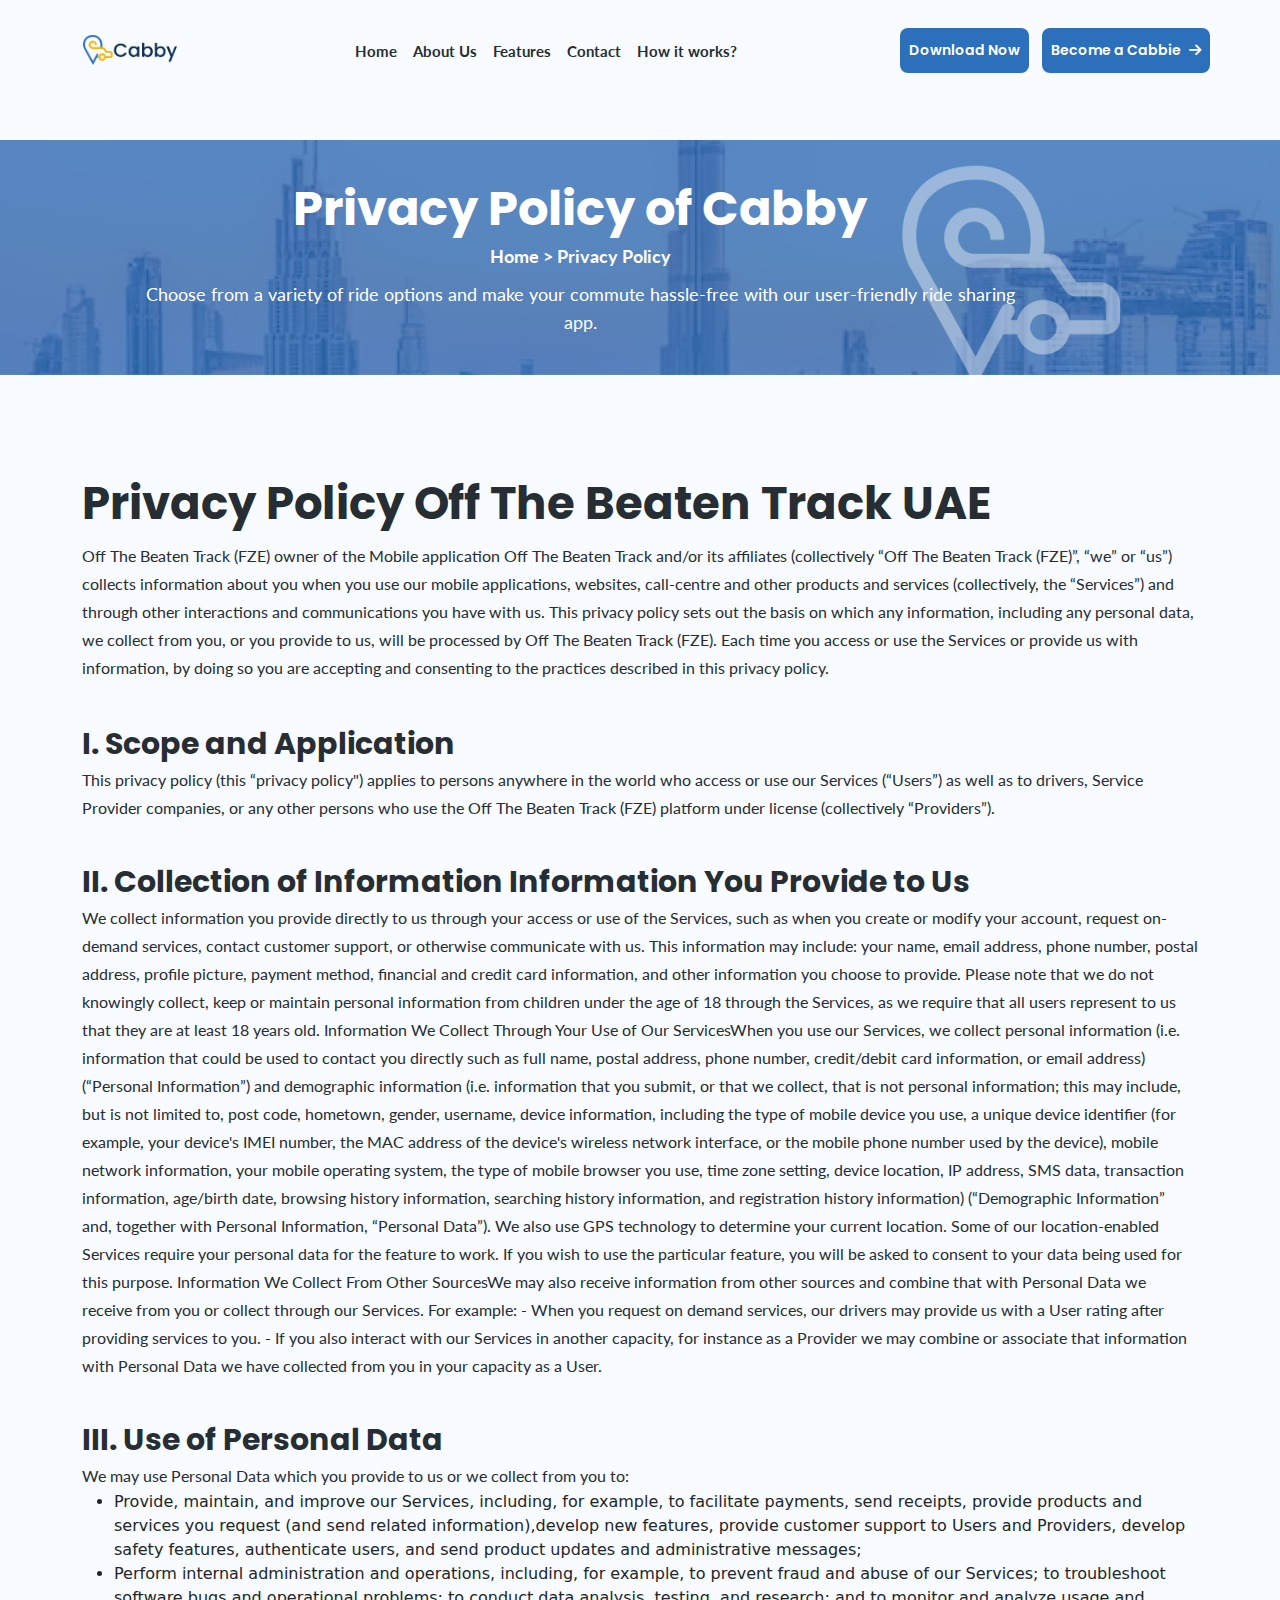
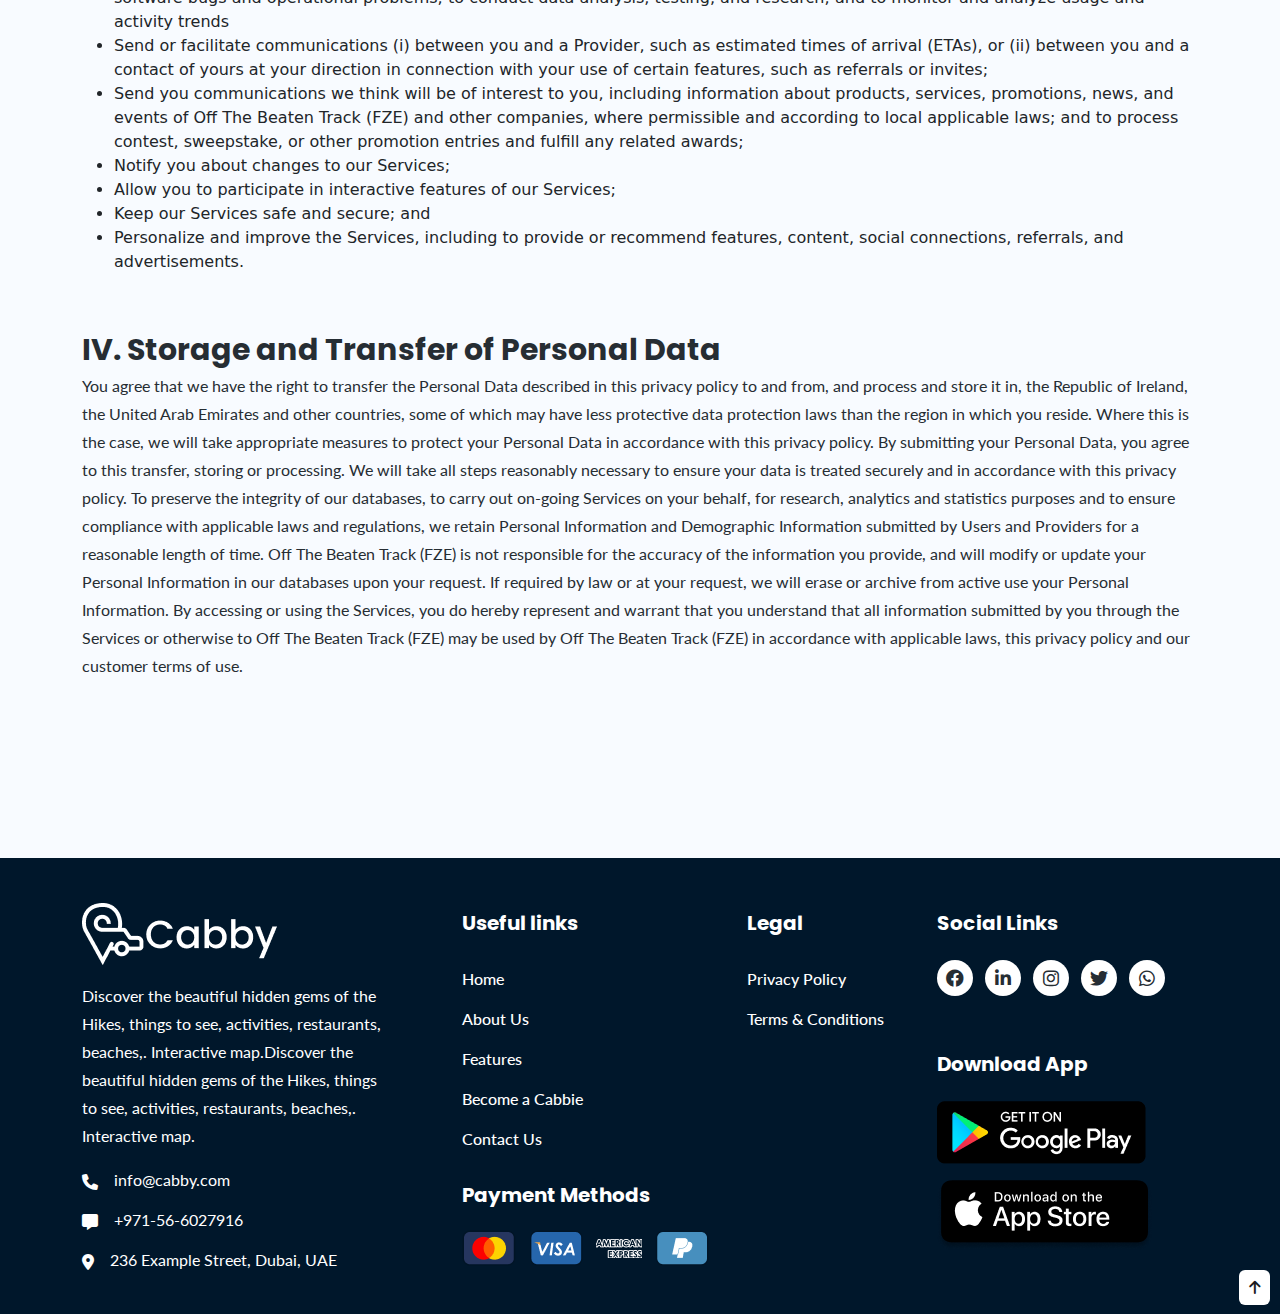
<file: policy.html>
<!DOCTYPE html>
<html lang="en">
  <head>
    <meta charset="UTF-8" />
    <meta http-equiv="X-UA-Compatible" content="IE=edge" />
    <meta name="viewport" content="width=device-width, initial-scale=1.0" />
    <title>Cabby</title>
    <link
      href="https://fonts.googleapis.com/css2?family=Lato:wght@300;400;700&family=Poppins:wght@300;400;500;600;700&display=swap"
      rel="stylesheet"
    />
    <!-- bootstrap starts-->
    <link rel="stylesheet" href="css/all.min.css" />
    <link rel="stylesheet" href="css/bootstrap.css" />
    <!-- bootstrap ends-->
    <link rel="stylesheet" href="css/style.css" />
    <link rel="stylesheet" href="css/responsive.css" />
  </head>
  <body>
    <!--Navbar start  -->
    <section id="policy-nav" class="stick-nav">  
      <div class="container">
        <nav class="navbar nav-position nav-policy-position container navbar-expand-lg">
          <div class="container-fluid policy-device">
            <a class="navbar-brand" href="#">
              <img src="images/nav-logo.png" alt="Logo" />
            </a>

            <button
              class="navbar-toggler"
              type="button"
              data-bs-toggle="offcanvas"
              data-bs-target="#offcanvasRight"
              aria-controls="offcanvasRight"
              aria-expanded="false"
              aria-label="Toggle navigation"
            >
              <i class="fa-solid fa-bars"></i>
            </button>
            <div
              class="offcanvas offcanvas-end"
              tabindex="-1"
              id="offcanvasRight"
              aria-labelledby="offcanvasRightLabel"
            >
              <div class="offcanvas-header">
                <img
                  src="images/nav-logo.png"
                  class="offcanvas-img"
                  alt="Logo"
                />
                <button
                  type="button"
                  class="btn-close"
                  data-bs-dismiss="offcanvas"
                  aria-label="Close"
                ></button>
              </div>
              <div class="offcanvas-body d-lg-none">
                <ul class="navbar-nav">
                  <li class="nav-item">
                    <a class="nav-link" aria-current="page" href="index.html">Home</a>
                  </li>
                  <li class="nav-item">
                    <a class="nav-link" href="signup.html">About Us</a>
                  </li>
                  <li class="nav-item">
                    <a class="nav-link" href="#">Features</a>
                  </li>
                  <li class="nav-item">
                    <a class="nav-link" href="#">Contact</a>
                  </li>
                  <li class="nav-item">
                    <a class="nav-link" href="#">How it works? </a>
                  </li>
                </ul>
                <div class="nav-button ms-auto">
                  <button>Download Now</button>
                  <button class="mt-3 mt-lg-0 ms-0 ms-lg-2">
                    <div class="d-flex">
                      <div class="text cabbie"><a href="signup.html">Become a Cabbie</a></div>
                      <div class="ms-2">
                        <i class="fa-solid fa-arrow-right"></i>
                      </div>
                    </div>
                  </button>
                </div>
              </div>
            </div>

            <div class="collapse navbar-collapse" id="navbarNav">
              <ul class="navbar-nav">
                <li class="nav-item">
                  <a class="nav-link" aria-current="page" href="#">Home</a>
                </li>
                <li class="nav-item">
                  <a class="nav-link" href="#">About Us</a>
                </li>
                <li class="nav-item">
                  <a class="nav-link" href="#">Features</a>
                </li>
                <li class="nav-item">
                  <a class="nav-link" href="#">Contact</a>
                </li>
                <li class="nav-item">
                  <a class="nav-link" href="#">How it works? </a>
                </li>
              </ul>
              <div class="nav-button ms-auto">
                <button>Download Now</button>
                <button class="mt-3 mt-lg-0 ms-0 ms-lg-2">
                  <div class="d-flex">
                    <div class="text cabbie"><a href="signup.html">Become a Cabbie</a></div>
                    <div class="ms-2">
                      <i class="fa-solid fa-arrow-right"></i>
                    </div>
                  </div>
                </button>                 
              </div>

            </div>
          </div>
        </nav>
      </div>
    </section>
    <!-- Navbar end -->

    <!-- Banner part start -->
    <section id="policy-banner" class="banner">
      <div class="container">
        <div class="row">
          <div class="col-12 col-xxl-7 mx-auto">
            <div class="banner-text text-center">
              <h2>Privacy Policy of Cabby</h2>
              <span>Home > Privacy Policy </span>
              <p>
                Choose from a variety of ride options and make your commute
                hassle-free with our user-friendly ride sharing app.
              </p>
            </div>
          </div>
        </div>
      </div>
    </section>
    <!-- Banner part end -->

    <!-- privacy part start -->
    <section id="privacy">
      <div class="container">
        <div class="row">
          <div class="col-lg-12">
            <div class="privacy-content">
              <h2>Privacy Policy Off The Beaten Track UAE</h2>
              <p>
                Off The Beaten Track (FZE) owner of the Mobile application Off
                The Beaten Track and/or its affiliates (collectively “Off The
                Beaten Track (FZE)”, “we” or “us”) collects information about
                you when you use our mobile applications, websites, call-centre
                and other products and services (collectively, the “Services”)
                and through other interactions and communications you have with
                us. This privacy policy sets out the basis on which any
                information, including any personal data, we collect from you,
                or you provide to us, will be processed by Off The Beaten Track
                (FZE). Each time you access or use the Services or provide us
                with information, by doing so you are accepting and consenting
                to the practices described in this privacy policy.
              </p>
            </div>
          </div>
        </div>
      </div>
    </section>
    <!-- privacy part end -->

    <!-- scop part start -->
    <section id="scop">
      <div class="container">
        <div class="row">
          <div class="col-lg-12">
            <div class="scop-content">
              <h2>I. Scope and Application</h2>
              <p>
                This privacy policy (this “privacy policy") applies to persons
                anywhere in the world who access or use our Services (“Users”)
                as well as to drivers, Service Provider companies, or any other
                persons who use the Off The Beaten Track (FZE) platform under
                license (collectively “Providers”).
              </p>
            </div>
          </div>
        </div>
        <div class="row pt-5">
          <div class="col-lg-12">
            <div class="scop-content">
              <h2>
                II. Collection of Information Information You Provide to Us
              </h2>
              <p>
                We collect information you provide directly to us through your
                access or use of the Services, such as when you create or modify
                your account, request on-demand services, contact customer
                support, or otherwise communicate with us. This information may
                include: your name, email address, phone number, postal address,
                profile picture, payment method, financial and credit card
                information, and other information you choose to provide. Please
                note that we do not knowingly collect, keep or maintain personal
                information from children under the age of 18 through the
                Services, as we require that all users represent to us that they
                are at least 18 years old. Information We Collect Through Your
                Use of Our ServicesWhen you use our Services, we collect
                personal information (i.e. information that could be used to
                contact you directly such as full name, postal address, phone
                number, credit/debit card information, or email address)
                (“Personal Information”) and demographic information (i.e.
                information that you submit, or that we collect, that is not
                personal information; this may include, but is not limited to,
                post code, hometown, gender, username, device information,
                including the type of mobile device you use, a unique device
                identifier (for example, your device's IMEI number, the MAC
                address of the device's wireless network interface, or the
                mobile phone number used by the device), mobile network
                information, your mobile operating system, the type of mobile
                browser you use, time zone setting, device location, IP address,
                SMS data, transaction information, age/birth date, browsing
                history information, searching history information, and
                registration history information) (“Demographic Information”
                and, together with Personal Information, “Personal Data”). We
                also use GPS technology to determine your current location. Some
                of our location-enabled Services require your personal data for
                the feature to work. If you wish to use the particular feature,
                you will be asked to consent to your data being used for this
                purpose. Information We Collect From Other SourcesWe may also
                receive information from other sources and combine that with
                Personal Data we receive from you or collect through our
                Services. For example: - When you request on demand services,
                our drivers may provide us with a User rating after providing
                services to you. - If you also interact with our Services in
                another capacity, for instance as a Provider we may combine or
                associate that information with Personal Data we have collected
                from you in your capacity as a User.
              </p>
            </div>
          </div>
        </div>
        <div class="row pt-5">
          <div class="col-lg-12">
            <div class="scop-content">
              <h2>III. Use of Personal Data</h2>
              <p>
                We may use Personal Data which you provide to us or we collect
                from you to:
              </p>
              <ul>
                <li>
                  Provide, maintain, and improve our Services, including, for
                  example, to facilitate payments, send receipts, provide
                  products and services you request (and send related
                  information),develop new features, provide customer support to
                  Users and Providers, develop safety features, authenticate
                  users, and send product updates and administrative messages;
                </li>
                <li>
                  Perform internal administration and operations, including, for
                  example, to prevent fraud and abuse of our Services; to
                  troubleshoot software bugs and operational problems; to
                  conduct data analysis, testing, and research; and to monitor
                  and analyze usage and activity trends
                </li>
                <li>
                  Send or facilitate communications (i) between you and a
                  Provider, such as estimated times of arrival (ETAs), or (ii)
                  between you and a contact of yours at your direction in
                  connection with your use of certain features, such as
                  referrals or invites;
                </li>
                <li>
                  Send you communications we think will be of interest to you,
                  including information about products, services, promotions,
                  news, and events of Off The Beaten Track (FZE) and other
                  companies, where permissible and according to local applicable
                  laws; and to process contest, sweepstake, or other promotion
                  entries and fulfill any related awards;
                </li>
                <li>Notify you about changes to our Services;</li>
                <li>
                  Allow you to participate in interactive features of our
                  Services;
                </li>
                <li>Keep our Services safe and secure; and</li>
                <li>
                  Personalize and improve the Services, including to provide or
                  recommend features, content, social connections, referrals,
                  and advertisements.
                </li>
              </ul>
            </div>
          </div>
        </div>
        <div class="row pt-5 mb-0 mb-md-5">
          <div class="col-lg-12">
            <div class="scop-content mb-0 pb-md-5">
              <h2>IV. Storage and Transfer of Personal Data</h2>
              <p>
                You agree that we have the right to transfer the Personal Data
                described in this privacy policy to and from, and process and
                store it in, the Republic of Ireland, the United Arab Emirates
                and other countries, some of which may have less protective data
                protection laws than the region in which you reside. Where this
                is the case, we will take appropriate measures to protect your
                Personal Data in accordance with this privacy policy. By
                submitting your Personal Data, you agree to this transfer,
                storing or processing. We will take all steps reasonably
                necessary to ensure your data is treated securely and in
                accordance with this privacy policy. To preserve the integrity
                of our databases, to carry out on-going Services on your behalf,
                for research, analytics and statistics purposes and to ensure
                compliance with applicable laws and regulations, we retain
                Personal Information and Demographic Information submitted by
                Users and Providers for a reasonable length of time. Off The
                Beaten Track (FZE) is not responsible for the accuracy of the
                information you provide, and will modify or update your Personal
                Information in our databases upon your request. If required by
                law or at your request, we will erase or archive from active use
                your Personal Information. By accessing or using the Services,
                you do hereby represent and warrant that you understand that all
                information submitted by you through the Services or otherwise
                to Off The Beaten Track (FZE) may be used by Off The Beaten
                Track (FZE) in accordance with applicable laws, this privacy
                policy and our customer terms of use.
              </p>
            </div>
          </div>
        </div>
      </div>
    </section>
    <!-- scop part end -->

    <!-- Footer section start -->

    <section id="footer">
        <div class="container">
          <div class="row">
            <div class="col-12 col-md-6 col-lg-4">
              <div class="footer-cabby">
                <div class="footer-logo">
                  <picture>
                   <a href="index.html"> <img src="images/footer-logo.png" alt="footer-logo"></a>
                  </picture>
                </div>
                <div class="footer-content mt-3">
                  <p>Discover the beautiful hidden gems of the Hikes, things to see, activities, restaurants, beaches,. Interactive map.Discover the beautiful hidden gems of the Hikes, things to see, activities, restaurants, beaches,. Interactive map.</p>
                </div>
                <div class="cabby-location mt-4">
                  <div class="cabby-info d-flex mb-4">
                    <i class="fa-solid fa-phone"></i>
                    <p class="ms-3">info@cabby.com</p>
                  </div>
                  <div class="cabby-info d-flex mb-4">
                    <i class="fa-solid fa-message"></i>
                    <p class="ms-3">+971-56-6027916</p>
                  </div>
                  <div class="cabby-info d-flex ">
                    <i class="fa-solid fa-location-dot"></i>
                    <p class="ms-3">236 Example Street, Dubai, UAE</p>
                  </div>
                </div>
              </div>
            </div>
            <div class="col-md-4 col-lg-3 mt-4 mt-lg-0">
            <div class="footer-links">
              <div class="links-heading">
                <h5>Useful links</h5>
              </div>
              <div class="quick-links mt-0 mt-lg-4">
                <ul>
                  <li class="mb-3"><a href="#">Home </a></li>
                  <li class="mb-3"><a href="#">About Us</a></li>
                  <li class="mb-3"><a href="#">Features</a></li>
                  <li class="mb-3"><a href="#">Become a Cabbie</a></li>
                  <li><a href="#">Contact Us</a></li>
                </ul>
              </div>
              <div class="payment-method">
                <div class="payment-heading mt-4">
                  <h5>Payment Methods</h5>
                </div>
                <div class="payment-icon mt-3">
                <a href="#">  <img src="images/Mastercard.png" alt="" ></a>
                 <a href="#"> <img src="images/Visa.png" alt="" class="ms-2"></a>
                 <a href="#"> <img src="images/AMERICAN EXPRESS.png" alt="" class="ms-2"></a>
                 <a href="#"> <img src="images/Paypal.png" alt="" class="ms-2"></a>
                </div>
              </div>
            </div>
            </div>
            <div class="col-md-2 col-lg-2 mt-4 mt-md-4 mt-lg-0">
              <div class="legal-wrapper">
                <div class="links-heading">
                  <h5>Legal</h5>
                </div>
                <div class="quick-links mt-4">
                  <ul>
                    <li class="mb-3"><a href="#">Privacy Policy</a></li>
                    <li class="mb-3"><a href="#">Terms & Conditions</a></li>
                  </ul>
                </div>
              </div>
            </div>
            <div class="col-md-4 col-lg-3 mt-md-3 mt-lg-0">
              <div class="social-link-wrapper">
                <div class="links-heading">
                  <h5>Social Links</h5>
                </div>
                <div class="social-icon d-flex mt-3">
                  <div class="icon facbook-icon">
                   <a href="#"> <i class="fa-brands fa-facebook"></i></a>
                  </div>
                  <div class="icon ">
                  <a href="#">  <i class="fa-brands fa-linkedin-in"></i></a>
                  </div>
                  <div class="icon">
                   <a href="#"> <i class="fa-brands fa-instagram"></i></a>
                  </div>
                  <div class="icon">
                   <a href="#"> <i class="fa-brands fa-twitter"></i></a>
                  </div>
                  <div class="icon">
                   <a href="#"> <i class="fa-brands fa-whatsapp"></i></a>
                  </div>
                </div>
                <div class="links-heading mt-5">
                  <h5>Download App</h5>
                </div>
              </div>
              <div class="dowload-btn d-flex d-lg-block d-xxl-flex">
                <div class="google-btn mt-3 mb-0 ">
                  <a href="#"> <img
                    src="images/playstore-btn.png"
                    alt="google-play"
                  /></a>
                </div>
                <div class="apple-btn mt-3 ms-3 ms-lg-0">
                 <a href="#"> <img src="images/apple-btn.png" alt="apple-store" /></a>
                </div>
              </div>
              </div>
            </div>
          </div>
          <div class="arrow-btn text-end">
           <a href="#"> <i class="fa-solid fa-arrow-up"></i></a>
          </div>
        </div>
      </section>
    <!-- Footer section End -->
<!-- jquery -->
<script src="https://code.jquery.com/jquery-3.3.1.slim.min.js" integrity="sha384-q8i/X+965DzO0rT7abK41JStQIAqVgRVzpbzo5smXKp4YfRvH+8abtTE1Pi6jizo" crossorigin="anonymous"></script>
<script src="https://cdnjs.cloudflare.com/ajax/libs/popper.js/1.14.3/umd/popper.min.js" integrity="sha384-ZMP7rVo3mIykV+2+9J3UJ46jBk0WLaUAdn689aCwoqbBJiSnjAK/l8WvCWPIPm49" crossorigin="anonymous"></script>
<script src="js/bootstrap.bundle.min.js"></script>
<!--  -->
<script src="https://code.jquery.com/jquery-3.5.1.js"></script>
<script type="text/javascript">
  $(function () {
    let navbar = $(".stick-nav");
    $(window).scroll(function () {
      if ($(window).scrollTop() <= 50) {
        navbar.removeClass("navbar-scroll");
      } else {
        navbar.addClass("navbar-scroll");
      }
    });
  });
</script>
  </body>
</html>
</file>
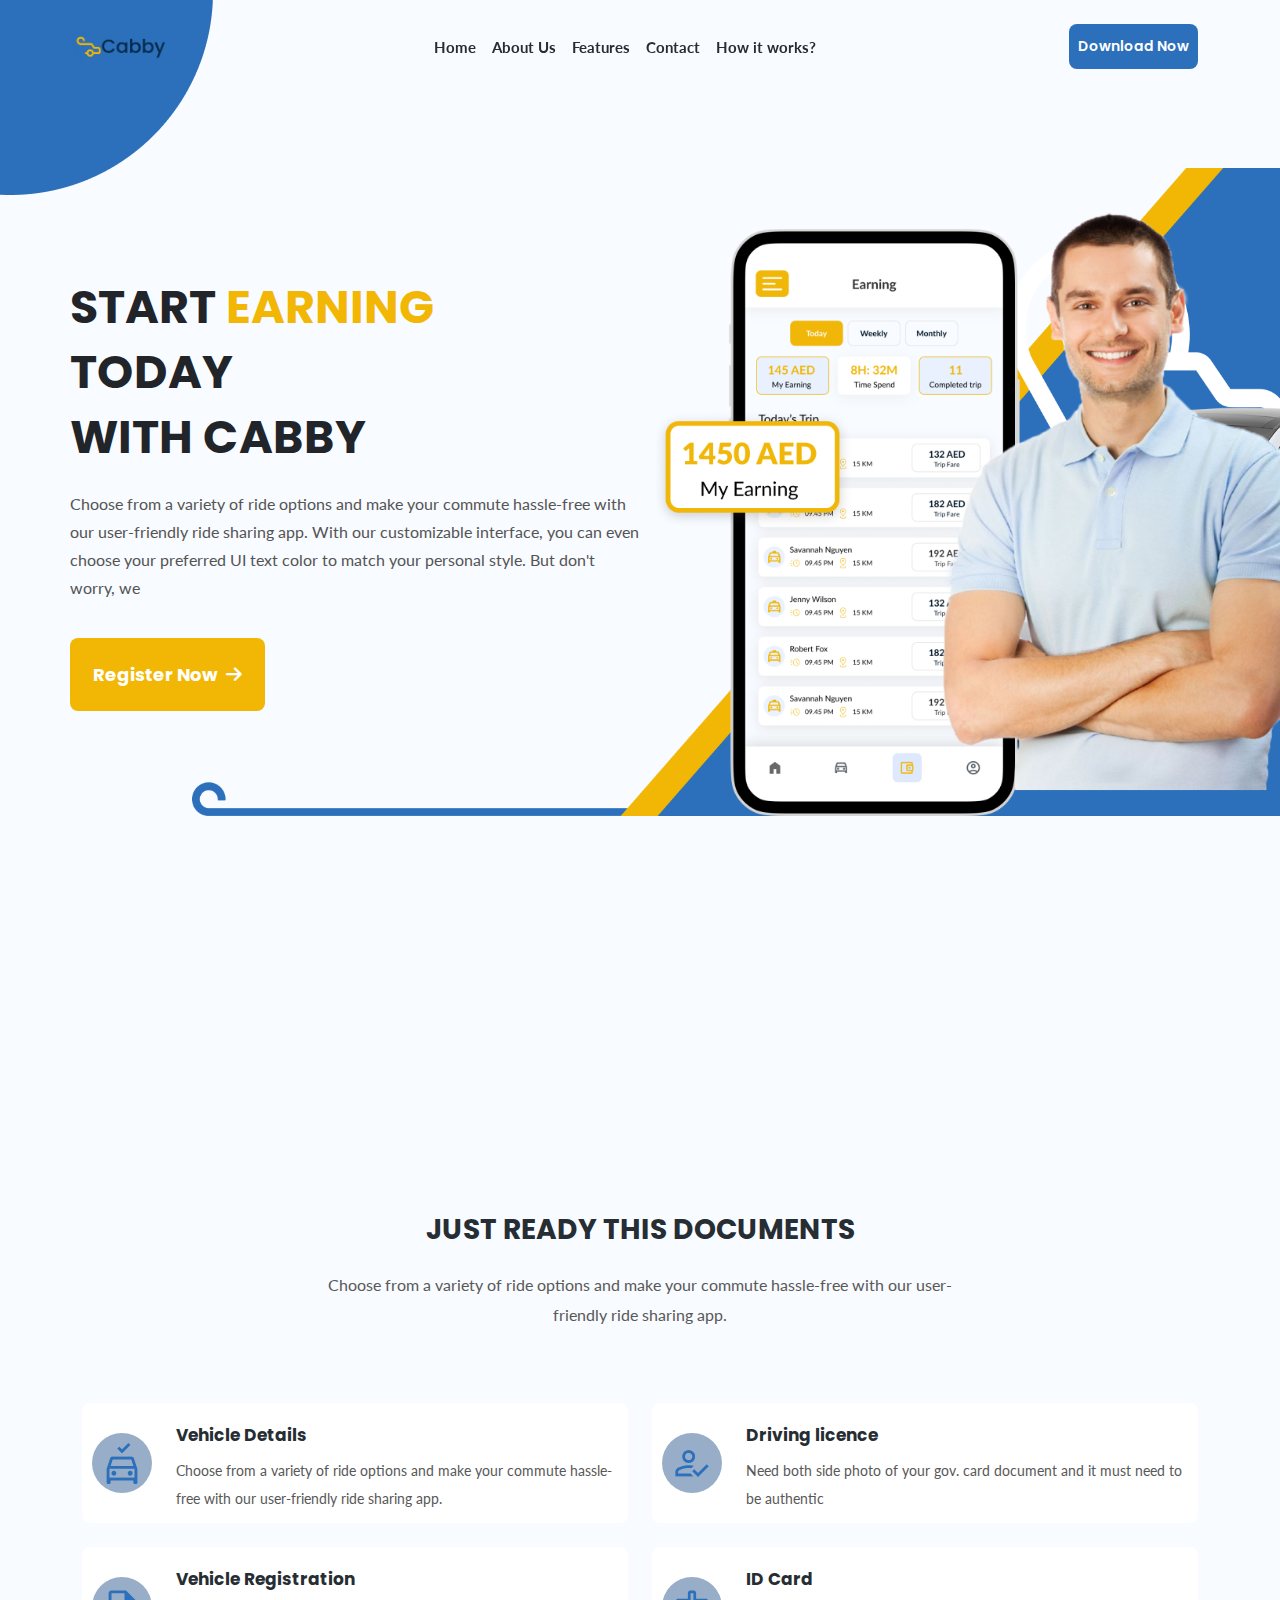
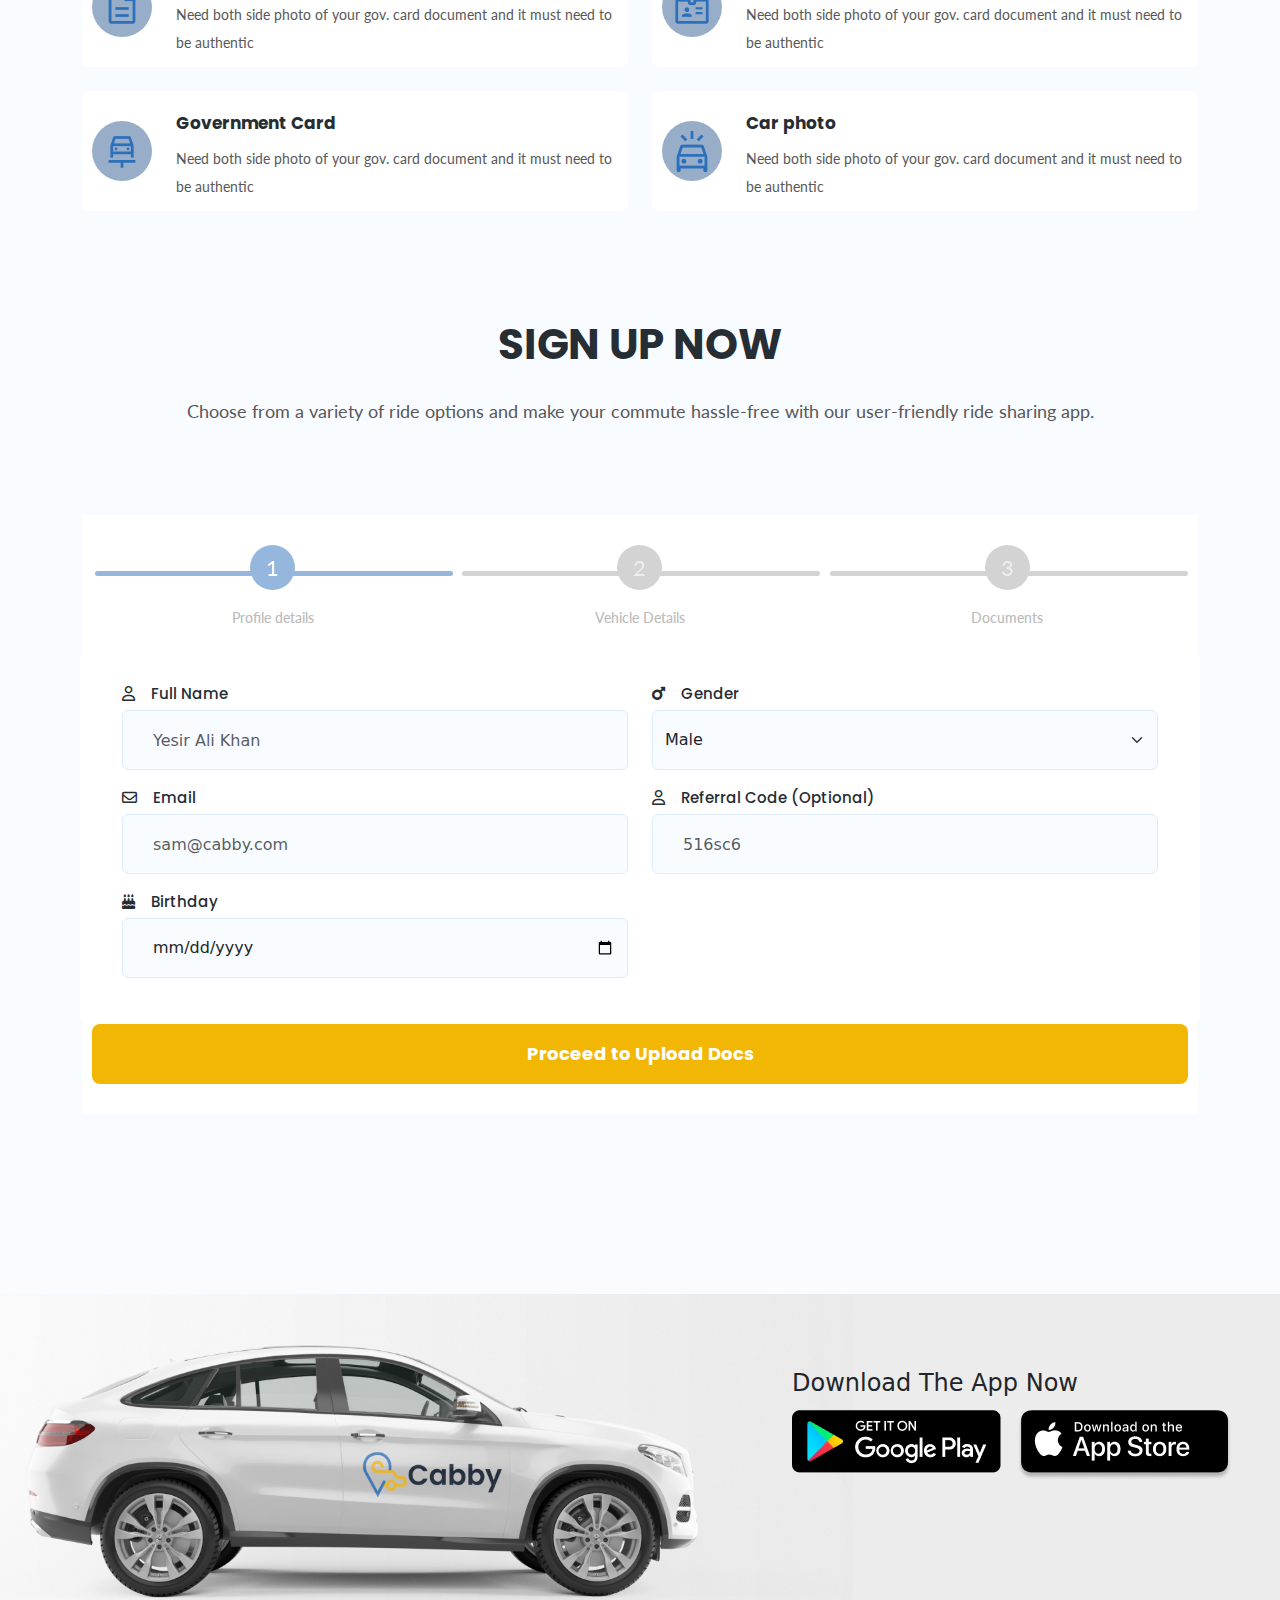
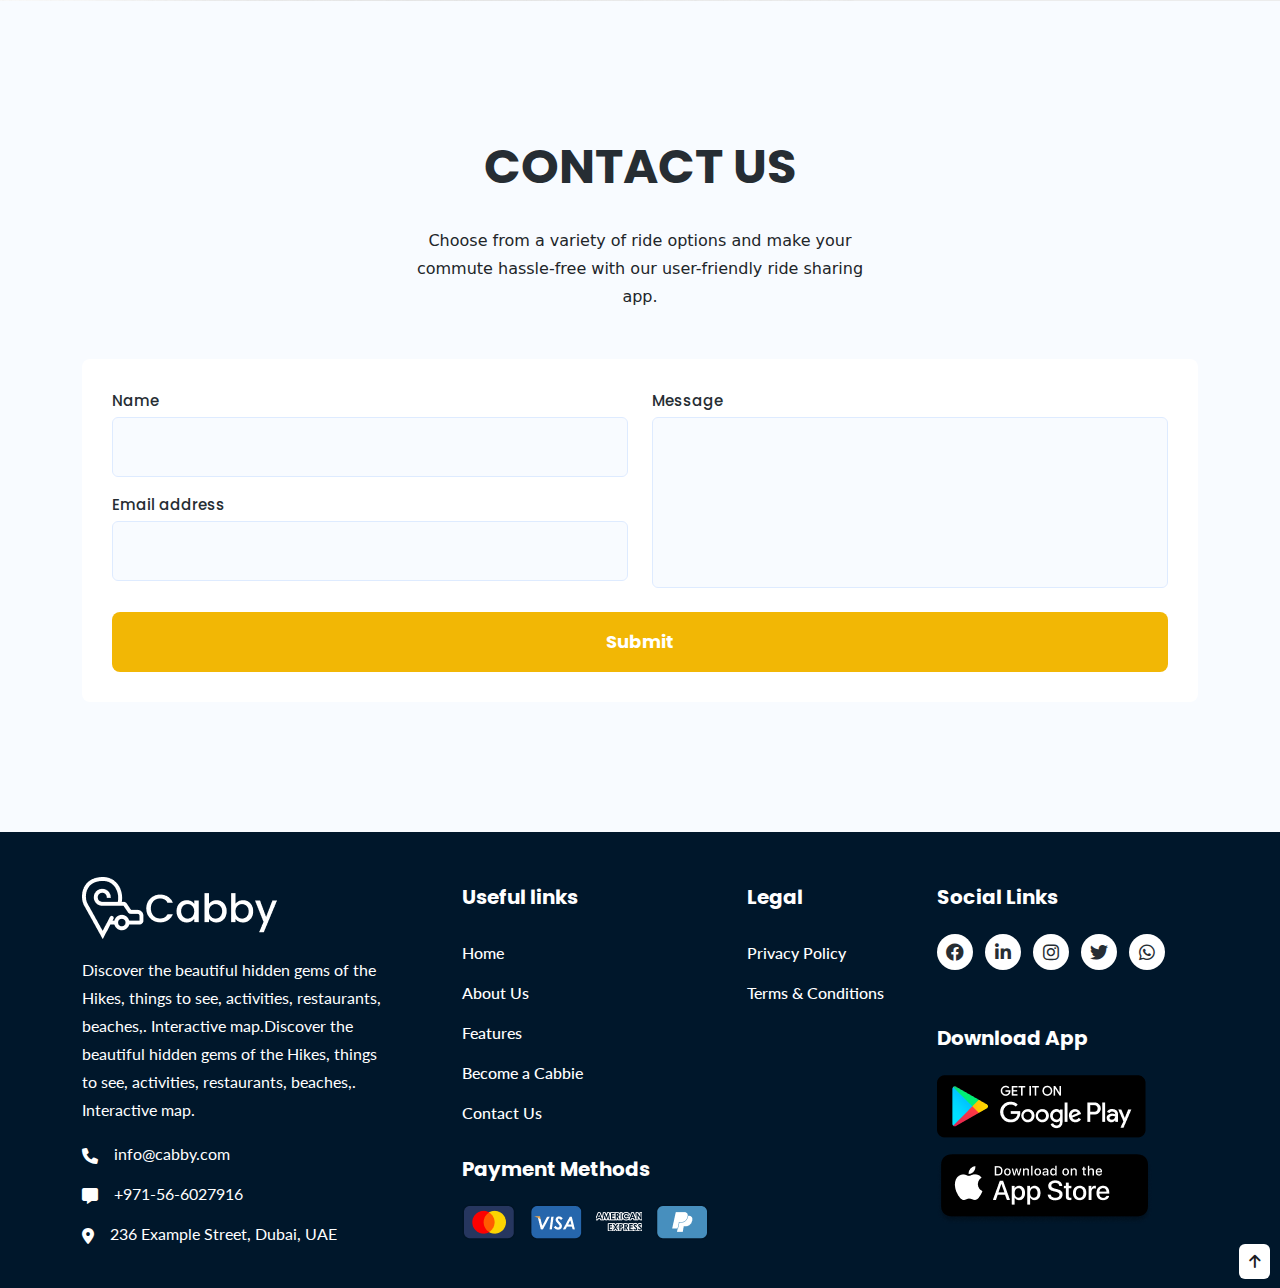
<file: signup.html>
<!DOCTYPE html>
<html lang="en">
  <head>
    <meta charset="UTF-8" />
    <meta http-equiv="X-UA-Compatible" content="IE=edge" />
    <meta name="viewport" content="width=device-width, initial-scale=1.0" />
    <title>Cabby</title>
    <link
      href="https://fonts.googleapis.com/css2?family=Lato:wght@300;400;700&family=Poppins:wght@300;400;500;600;700&display=swap"
      rel="stylesheet"
    />
    <!-- bootstrap starts-->
    <link rel="stylesheet" href="css/all.min.css" />
    <link rel="stylesheet" href="css/bootstrap.css" />
    <!-- bootstrap ends-->
    <link rel="stylesheet" href="css/style.css" />
    <link rel="stylesheet" href="css/responsive.css">

  </head>
  <body>
   
    <header id="header" class="header-panel stick-nav h-auto py-4 px-2">
      <div class="container p-0">
        <nav class="navbar container navbar-expand-lg p-0">
          <div class="container-fluid device">
            <a class="navbar-brand" href="#">
              <img src="images/nav-logo.png" alt="Logo" />
            </a>

            <button
              class="navbar-toggler"
              type="button"
              data-bs-toggle="offcanvas"
              data-bs-target="#offcanvasRight"
              aria-controls="offcanvasRight"
              aria-expanded="false"
              aria-label="Toggle navigation"
            >
              <i class="fa-solid fa-bars"></i>
            </button>
            <div
              class="offcanvas offcanvas-end"
              tabindex="-1"
              id="offcanvasRight"
              aria-labelledby="offcanvasRightLabel"
            >
              <div class="offcanvas-header">
                <img
                  src="images/nav-logo.png"
                  class="offcanvas-img"
                  alt="Logo"
                />
                <button
                  type="button"
                  class="btn-close"
                  data-bs-dismiss="offcanvas"
                  aria-label="Close"
                ></button>
              </div>
              <div class="offcanvas-body d-lg-none">
                <ul class="navbar-nav">
                  <li class="nav-item">
                    <a class="nav-link" aria-current="page" href="index.html">Home</a>
                  </li>
                  <li class="nav-item">
                    <a class="nav-link" href="signup.html">About Us</a>
                  </li>
                  <li class="nav-item">
                    <a class="nav-link" href="#">Features</a>
                  </li>
                  <li class="nav-item">
                    <a class="nav-link" href="#">Contact</a>
                  </li>
                  <li class="nav-item">
                    <a class="nav-link" href="#">How it works? </a>
                  </li>
                </ul>
                <div class="nav-button ms-auto">
                  <button><a href="#">Download Now</a></button>
                </div>
              </div>
            </div>

            <div class="collapse navbar-collapse" id="navbarNav">
              <ul class="navbar-nav">
                <li class="nav-item">
                  <a class="nav-link" aria-current="page" href="index.html">Home</a>
                </li>
                <li class="nav-item">
                  <a class="nav-link" href="#">About Us</a>
                </li>
                <li class="nav-item">
                  <a class="nav-link" href="#">Features</a>
                </li>
                <li class="nav-item">
                  <a class="nav-link" href="#">Contact</a>
                </li>
                <li class="nav-item">
                  <a class="nav-link" href="#">How it works? </a>
                </li>
              </ul>
              <div class="nav-button ms-auto">
                <button><a href="#">Download Now</a></button>               
              </div>

            </div>
          </div>
        </nav>
      </div>
    </header>

      <!-- Banner part Start -->
      <section class="section signup-hero-section" id="hero">
        <div class="container-sm container-md container-fluid">
          <div class="row align-items-center justify-content-between mt-lg-5 mt-xl-0">
            <div class="g-0 col-lg-6 col-md-6 col-sm-12 col-12">
              <div class="left-content-box h-100">

                <div class="wrap">
                  <div class="bannar-heading">
                    <h1>
                      START <span class="yellow">EARNING</span> <span class="d-block">TODAY</span> WITH CABBY
                    </h1>
                  </div>
                  <div class="banner-pragrap">
                    <p>
                      Choose from a variety of ride options and make your commute
                      hassle-free with our user-friendly ride sharing app. With our
                      customizable interface, you can even choose your preferred UI
                      text color to match your personal style. But don't worry, we
                    </p>
                  </div>
                  <button class="banner-btn mt-3 mt-lg-2 mt-xl-3">
                    <div class="d-flex">
                      <div class="text"><a href="#">Register Now</a></div>
                      <div class="ms-2 register-icon">
                        <i class="fa-solid fa-arrow-right"></i>
                      </div>
                    </div>
                  </button>
                 </div>
                
                
              </div>
            </div>
            <div class="mt-4 mt-md-0 col-lg-6 col-md-6 col-sm-12 col-12">
              <div class="right-banner-img signup-right-banner h-100">
                <img src="images/car-beside.png" alt="car-beside" class="img-fluid">
              </div>
            </div>
          </div> 
        </div>
      </section>
      <!-- Banner part end -->


    <!-- document Section Start -->

    <section id="document">
      <div class="container">
        <div class="document-heading">
          <h2>JUST READY THIS DOCUMENTS</h2>
          <p class="mt-2 mt-md-3 mb-md-5">
            Choose from a variety of ride options and make your commute
            hassle-free with our user-friendly ride sharing app.
          </p>
        </div>
        <div class="row">
          <div class="col-md-6">
            <div class="vehicale-wrapper d-flex">
              <div class="d-flex align-items-center">
                <div class="vehicale-icon">
                  <img src="images/no_crash.png" alt="" />
                </div>
              </div>
              <div class="vehicale-content ms-4">
                <h6>Vehicle Details</h6>
                <p>
                  Choose from a variety of ride options and make your commute
                  hassle-free with our user-friendly ride sharing app.
                </p>
              </div>
            </div>
            <div class="vehicale-wrapper d-flex mt-4">
              <div class="d-flex align-items-center">
                <div class="vehicale-icon">
                  <img src="images/description.png" alt="" />
                </div>
              </div>
              <div class="vehicale-content ms-4">
                <h6>Vehicle Registration</h6>
                <p>
                  Need both side photo of your gov. card document and it must
                  need to be authentic
                </p>
              </div>
            </div>
            <div class="vehicale-wrapper d-flex mt-4">
              <div class="d-flex align-items-center">
                <div class="vehicale-icon">
                  <img src="images/car_repair.png" alt="" />
                </div>
              </div>
              <div class="vehicale-content ms-4">
                <h6>Government Card</h6>
                <p>
                  Need both side photo of your gov. card document and it must
                  need to be authentic
                </p>
              </div>
            </div>
          </div>
          <div class="col-md-6">
            <div class="vehicale-wrapper d-flex mt-4 mt-md-0">
              <div class="d-flex align-items-center">
                <div class="vehicale-icon">
                  <img src="images/how_to_reg.png" alt="" />
                </div>
              </div>
              <div class="vehicale-content ms-4">
                <h6>Driving licence</h6>
                <p>
                  Need both side photo of your gov. card document and it must
                  need to be authentic
                </p>
              </div>
            </div>
            <div class="vehicale-wrapper d-flex mt-4">
              <div class="d-flex align-items-center">
                <div class="vehicale-icon">
                  <img src="images/badge.png" alt="" />
                </div>
              </div>
              <div class="vehicale-content ms-4">
                <h6>ID Card</h6>
                <p>
                  Need both side photo of your gov. card document and it must
                  need to be authentic
                </p>
              </div>
            </div>
            <div class="vehicale-wrapper d-flex mt-4">
              <div class="d-flex align-items-center">
                <div class="vehicale-icon">
                  <img src="images/minor_crash.png" alt="" />
                </div>
              </div>
              <div class="vehicale-content ms-4">
                <h6>Car photo</h6>
                <p>
                  Need both side photo of your gov. card document and it must
                  need to be authentic
                </p>
              </div>
            </div>
          </div>
        </div>
      </div>
    </section>
    <!-- document section End -->

    <!-- Signup section start -->

    <section id="signup">
      <div class="container">
        <div class="signup-heading">
          <h2>SIGN UP NOW</h2>
          <p class="mt-2 mt-md-3 mb-md-5">
            Choose from a variety of ride options and make your commute hassle-free with our user-friendly ride sharing app.
          </p>
        </div>
        <form id="regForm" action="">
          <div class="progress-bar">
            <div class="line-wrapper d-flex justify-content-between">
              <div class="line-div">
                <div class="d-flex justify-content-center align-items-center">
                 
                  <div
                    class="d-flex justify-content-center align-items-center circle step"
                  >
                    1
                  </div>
                 
                </div>
                <h6 class="vehicale-heading">Profile details</h6>
              </div>
              <div class="line-div">
                <div class="d-flex justify-content-center align-items-center">
                  
                  <div
                    class="d-flex justify-content-center align-items-center circle step"
                  >
                    2
                  </div>
                 
                </div>
                <h6 class="vehicale-heading">Vehicle Details</h6>
              </div>
              <div class="line-div">
                <div class="d-flex justify-content-center align-items-center ">
                 
                  <div
                    class="d-flex justify-content-center align-items-center circle step"
                  >
                    3
                  </div>
                 
                </div>
                <h6 class="document-heading">Documents</h6>
              </div>
            </div>
          </div>
          
          <!-- One "tab" for each step in the form: -->
          <div class="tab">
            <div class="row mt-3 document-from">
              <div class="col-lg-6">
                <div class="mb-3">
                  <label for="exampleFormControlInput1" class="form-label"
                    ><i class="fa-regular fa-user me-3"></i>Full Name</label
                  >
                  <input
                    type="text"
                    placeholder="Yesir Ali Khan"
                    class="form-control from-left"
                    id="exampleFormControlInput1"
                  />
                </div>
                <div class="mb-3">
                  <label for="exampleFormControlInput1" class="form-label"
                    ><i class="fa-regular fa-envelope me-3"></i>Email</label
                  >
                  <input
                    type="email"
                    placeholder="sam@cabby.com"
                    class="form-control from-left"
                    id="exampleFormControlInput1"
                  />
                </div>
                <div class="mb-3">
                  <label for="exampleFormControlInput1" class="form-label"
                    ><i class="fa-solid fa-cake-candles me-3"></i>Birthday</label
                  >
                  <input
                    type="date"
                    class="form-control from-left"
                    id="exampleFormControlInput1"
                  />
                </div>
              </div>
              <div class="col-lg-6">
                <div class="mb-3">
                  <label for="exampleFormControlInput1" class="form-label"
                    ><i class="fa-solid fa-mars me-3"></i>Gender</label
                  >
                  <select class="form-select" aria-label="Default select example">
                    <option selected>Male</option>
                    <option value="1">Female</option>
                    <option value="2">Others</option>
                  </select>
                </div>
                <div class="mb-3">
                  <label for="exampleFormControlInput1" class="form-label"
                    ><i class="fa-regular fa-user me-3"></i>Referral Code
                    (Optional)
                  </label>
                  <input
                    type="text"
                    placeholder="516sc6"
                    class="form-control from-left"
                    id="exampleFormControlInput1"
                  />
                </div>
              </div>
            </div>
          </div>
          <div class="tab">
            <div class="row mt-3 document-from">
              <div class="col-lg-6">
                <div class="mb-3">
                  <label for="exampleFormControlInput1" class="form-label"
                    ><i class="fa-brands fa-magento me-3"></i>Photo of your vehicle </label
                  >
                  <input
                  type="text"
                  placeholder="Yesir Ali Khan"
                  class="form-control from-left"
                  id="exampleFormControlInput1"
                />
                </div>
                <div class="mb-3">
                  <label for="exampleFormControlInput1" class="form-label"
                    ><i class="fa-brands fa-magento me-3"></i>License Number</label
                  >
                  <input
                    type="text"
                    placeholder="56569 9565693 5656"
                    class="form-control from-left"
                    id="exampleFormControlInput1"
                  />
                </div>
                <div class="mb-3">
                  <label for="exampleFormControlInput1" class="form-label"
                    ><i class="fa-solid fa-car me-3"></i>Vehicle Type</label
                  >
                  <input
                  placeholder="Car"
                    type="text"
                    class="form-control from-left"
                    id="exampleFormControlInput1"
                  />
                </div>
                <div class="mb-3">
                  <label for="exampleFormControlInput1" class="form-label"
                    ><i class="fa-solid fa-file-contract me-3"></i>Brand</label
                  >
                  <input
                  placeholder="Honda"
                    type="text"
                    class="form-control from-left"
                    id="exampleFormControlInput1"
                  />
                </div>
              </div>
              <div class="col-lg-6">
                <div class="mb-3">
                  <label for="exampleFormControlInput1" class="form-label"
                    ><i class="fa-solid fa-file-contract me-3"></i>Model
                  </label>
                  <input
                    type="text"
                    placeholder="SUV"
                    class="form-control from-left"
                    id="exampleFormControlInput1"
                  />
                </div>
                <div class="mb-3">
                  <label for="exampleFormControlInput1" class="form-label"
                    ><i class="fa-solid fa-fill-drip me-3"></i>Color
                  </label>
                  <input
                    type="text"
                    placeholder="Red "
                    class="form-control from-left"
                    id="exampleFormControlInput1"
                  />
                </div>
                <div class="d-flex">
                  <div class="mb-3">
                    <label for="exampleFormControlInput1" class="form-label"
                      ><i class="fa-solid fa-user-group me-3"></i>Max Person
                    </label>
                    <input
                      type="text"
                      placeholder="Luxury"
                      class="form-control from-left from-max"
                      id="exampleFormControlInput1"
                    />
                    
                  </div>
                  <div class="mb-3 ms-4">
                    <label for="exampleFormControlInput1" class="form-label"
                      ><i class="fa-regular fa-calendar-check me-3"></i>Year
                    </label>
                    <input
                      type="date"
                      placeholder="2019"
                      class="form-control from-left"
                      id="exampleFormControlInput1"
                    />
                    
                  </div>
                </div>
                <div class="mb-3">
                  <label for="exampleFormControlInput1" class="form-label"
                    ><i class="fa-regular fa-user me-3 me-3"></i>Category 
                  </label>
                  <input
                    type="text"
                    placeholder="Luxury"
                    class="form-control from-left"
                    id="exampleFormControlInput1"
                  />
                </div>
              </div>
            </div>
          </div>
          
         <div class="tab">
            <div class="row mt-3 document-from">
              <div class="col-lg-6">
                <div class="mb-3">
                  <label for="exampleFormControlInput1" class="form-label"
                    >Emirates ID</label
                  >
                  
                  <img class="cloud-svg" src="images/icon-cloudsvg.svg" alt="cloud-svg">
                  
                  <input
                    type="text"
                    placeholder="Upload Your Emirates ID"
                    class="form-control from-left documents-form"
                    id="exampleFormControlInput1"
                  />
                </div>
               <div class="mb-3">
                  <label for="exampleFormControlInput1" class="form-label"
                    >License</label
                  >
                  
                  <img class="lincense-svg" src="images/icon-cloudsvg.svg" alt="cloud-svg">
                  
                  <input
                    type="text"
                    placeholder="Upload Your License "
                    class="form-control from-left documents-form"
                    id="exampleFormControlInput1"
                  />
                </div>
               <div class="mb-3">
                  <label for="exampleFormControlInput1" class="form-label"
                    >RTA Card</label
                  >
                  
                  <img class="rta-svg" src="images/icon-cloudsvg.svg" alt="cloud-svg">
                  
                  <input
                    type="text"
                    placeholder="Upload Your RTA Card"
                    class="form-control from-left documents-form"
                    id="exampleFormControlInput1"
                  />
                </div>
              </div>
              <div class="col-lg-6">
              <div class="mb-3">
                  <label for="exampleFormControlInput1" class="form-label"
                    >Vehicle ID (Mulkiya)</label
                  >
                  
                  <img class="vehicale-svg" src="images/icon-cloudsvg.svg" alt="cloud-svg">
                  
                  <input
                    type="text"
                    placeholder="Upload Your Vehicle ID (Mulkiya)"
                    class="form-control from-left documents-form"
                    id="exampleFormControlInput1"
                  />
                </div>
                
               <div class="mb-3">
                  <label for="exampleFormControlInput1" class="form-label"
                    >Vehicle Insurance</label
                  >
                  
                  <img class="insurance-svg" src="images/icon-cloudsvg.svg" alt="cloud-svg">
                  
                  <input
                    type="text"
                    placeholder="Upload Your Vehicle Insurance"
                    class="form-control from-left documents-form"
                    id="exampleFormControlInput1"
                  />
                </div>
              </div>
            </div>
          </div>
            <div class="document-btn">
              <button type="button" id="nextBtn" onclick="nextPrev(1)">
                <div class="d-flex">
                  <div class="ms-2">
                    <i class="fa-solid fa-arrow-right"></i>
                  </div></button>
            </div>
            
          
          <!-- Circles which indicates the steps of the form: -->
          
          </form>
 
  
        
      </div>
    </section> 

    <!-- Signup section end -->

    <!-- Download section start -->
    <section id="download" class="signup-download">
      <div class="download-wrapper me-5">
        <div class="banner-title">
          <h4>Download The App Now</h4>
        </div>
        <div class="dowload-btn d-flex">
          <div class="google-btn mt-3 mb-5">
         <a href="#"><img src="images/playstore-btn.png" alt="google-play" /></a>
          </div>
          <div class="apple-btn mt-3 ms-3">
            <a href="#"><img src="images/apple-btn.png" alt="apple-store" /></a>
          </div>
        </div>
      </div>
    </section>

    <!-- Download section end -->

        <!-- Contact section start -->

        <section id="contact">
            <div class="container">
              <div class="section-heading">
                <h2 class="contact-heading text-center">CONTACT US</h2>
                <p class="contact-heading-paragraph mx-auto text-center my-4 mb-xl-5">
                  Choose from a variety of ride options and make your commute
                  hassle-free with our user-friendly ride sharing app.
                </p>
              </div>
              <div class="message-wrapper mt-3">
                <div class="row">
                  <div class="col-lg-6">
                    <div class="mb-3">
                      <label for="exampleFormControlInput1" class="form-label"
                        >Name</label
                      >
                      <input
                        type="text"
                        class="form-control from-left"
                        id="exampleFormControlInput1"
                      />
                    </div>
                    <div class="mb-4">
                      <label for="exampleFormControlInput1" class="form-label"
                        >Email address</label
                      >
                      <input
                        type="email"
                        class="form-control from-left"
                        id="exampleFormControlInput1"
                      />
                    </div>
                  </div>
                  <div class="col-lg-6">
                    <div class="mb-4">
                      <label for="exampleFormControlTextarea1" class="form-label"
                        >Message</label
                      >
                      <input
                        class="form-control from-right"
                        id="exampleFormControlTextarea1"
                        rows="3"
                      ></input>
                    </div>
                  </div>
                  <div class="message-btn">
                    <button type="button">Submit</button>
                  </div>
                </div>
              </div>
            </div>
          </section>
    
        <!-- Contact section End -->

            <!-- Footer section start -->

             <section id="footer">
      <div class="container">
        <div class="row">
          <div class="col-12 col-md-6 col-lg-4">
            <div class="footer-cabby">
              <div class="footer-logo">
                <picture>
                 <a href="index.html"> <img src="images/footer-logo.png" alt="footer-logo"></a>
                </picture>
              </div>
              <div class="footer-content mt-3">
                <p>Discover the beautiful hidden gems of the Hikes, things to see, activities, restaurants, beaches,. Interactive map.Discover the beautiful hidden gems of the Hikes, things to see, activities, restaurants, beaches,. Interactive map.</p>
              </div>
              <div class="cabby-location mt-4">
                <div class="cabby-info d-flex mb-4">
                  <i class="fa-solid fa-phone"></i>
                  <p class="ms-3">info@cabby.com</p>
                </div>
                <div class="cabby-info d-flex mb-4">
                  <i class="fa-solid fa-message"></i>
                  <p class="ms-3">+971-56-6027916</p>
                </div>
                <div class="cabby-info d-flex ">
                  <i class="fa-solid fa-location-dot"></i>
                  <p class="ms-3">236 Example Street, Dubai, UAE</p>
                </div>
              </div>
            </div>
          </div>
          <div class="col-md-4 col-lg-3 mt-4 mt-lg-0">
          <div class="footer-links">
            <div class="links-heading">
              <h5>Useful links</h5>
            </div>
            <div class="quick-links mt-0 mt-lg-4">
              <ul>
                <li class="mb-3"><a href="index.html">Home </a></li>
                <li class="mb-3"><a href="#">About Us</a></li>
                <li class="mb-3"><a href="#">Features</a></li>
                <li class="mb-3"><a href="#">Become a Cabbie</a></li>
                <li><a href="#">Contact Us</a></li>
              </ul>
            </div>
            <div class="payment-method">
              <div class="payment-heading mt-4">
                <h5>Payment Methods</h5>
              </div>
              <div class="payment-icon mt-3">
              <a href="#">  <img src="images/Mastercard.png" alt="" ></a>
               <a href="#"> <img src="images/Visa.png" alt="" class="ms-2"></a>
               <a href="#"> <img src="images/AMERICAN EXPRESS.png" alt="" class="ms-2"></a>
               <a href="#"> <img src="images/Paypal.png" alt="" class="ms-2"></a>
              </div>
            </div>
          </div>
          </div>
          <div class="col-md-2 col-lg-2 mt-4 mt-md-4 mt-lg-0">
            <div class="legal-wrapper">
              <div class="links-heading">
                <h5>Legal</h5>
              </div>
              <div class="quick-links mt-4">
                <ul>
                  <li class="mb-3"><a href="#">Privacy Policy</a></li>
                  <li class="mb-3"><a href="#">Terms & Conditions</a></li>
                </ul>
              </div>
            </div>
          </div>
          <div class="col-md-4 col-lg-3 mt-md-3 mt-lg-0">
            <div class="social-link-wrapper">
              <div class="links-heading">
                <h5>Social Links</h5>
              </div>
              <div class="social-icon d-flex mt-3">
                <div class="icon facbook-icon">
                 <a href="#"> <i class="fa-brands fa-facebook"></i></a>
                </div>
                <div class="icon ">
                <a href="#">  <i class="fa-brands fa-linkedin-in"></i></a>
                </div>
                <div class="icon">
                 <a href="#"> <i class="fa-brands fa-instagram"></i></a>
                </div>
                <div class="icon">
                 <a href="#"> <i class="fa-brands fa-twitter"></i></a>
                </div>
                <div class="icon">
                 <a href="#"> <i class="fa-brands fa-whatsapp"></i></a>
                </div>
              </div>
              <div class="links-heading mt-5">
                <h5>Download App</h5>
              </div>
            </div>
            <div class="dowload-btn d-flex d-lg-block d-xxl-flex">
              <div class="google-btn mt-3 mb-0 ">
                <a href="#"> <img
                  src="images/playstore-btn.png"
                  alt="google-play"
                /></a>
              </div>
              <div class="apple-btn mt-3 ms-3 ms-lg-0">
               <a href="#"> <img src="images/apple-btn.png" alt="apple-store" /></a>
              </div>
            </div>
            </div>
          </div>
        </div>
        <div class="arrow-btn text-end">
         <a href="#"> <i class="fa-solid fa-arrow-up"></i></a>
        </div>
      </div>
    </section>

    <!-- Footer section End -->
    <!-- jquery -->
    <script src="https://code.jquery.com/jquery-3.3.1.slim.min.js" integrity="sha384-q8i/X+965DzO0rT7abK41JStQIAqVgRVzpbzo5smXKp4YfRvH+8abtTE1Pi6jizo" crossorigin="anonymous"></script>
    <script src="https://cdnjs.cloudflare.com/ajax/libs/popper.js/1.14.3/umd/popper.min.js" integrity="sha384-ZMP7rVo3mIykV+2+9J3UJ46jBk0WLaUAdn689aCwoqbBJiSnjAK/l8WvCWPIPm49" crossorigin="anonymous"></script>
    <script src="js/bootstrap.bundle.min.js"></script>
    <!--  -->
    <script src="https://code.jquery.com/jquery-3.5.1.js"></script>
    <script type="text/javascript">
      $(function () {
        let navbar = $(".stick-nav");
        $(window).scroll(function () {
          if ($(window).scrollTop() <= 80) {
            navbar.removeClass("navbar-scroll");
          } else {
            navbar.addClass("navbar-scroll");
          }
        });
      });
    </script>
    <script src="js/index.js"></script>
  </body>
</html>
</file>
<file: css/style.css>
* {
  margin: 0;
  padding: 0;
}

a {
  text-decoration: none;
}

ul,
ol {
  list-style: none;
}

h1,
h2,
h3,
h4,
h5,
h6,
p {
  margin-bottom: 0;
  line-height: 0.8;
}
.cabbie a {
  display: inline-block;
  color: #fff;
}
body {
  overflow-x: hidden;
  background-color: var(--primary-bg);
}

:root {
  --primary-font: "Poppins", sans-seri;
  --secondary-font: "Lato", sans-serif;
  --secondary-heading: #262d33;
  --black: #262d33;
  --dark-black: #0000;
  --yellow: #f2b705;
  --blue: #2c6fbb;
  --white: #fff;
  --header-text: #545454;
  --primary-text: #585858;
  --rare-color: #0e1133;
  --primary-bg: #f8fbff;
}
/* slick */
.slick-slide img {
  display: block;
  margin: 0 auto;
}
/* .slick-slide {
  margin: 0 20px;
} */
.slick-slider {
  padding: 40px 0;
  position: relative;
  top: 95px;
  height: auto !important;
  transition: all 900ms ease;
}
.slick-initialized .slick-slide {
  display: block;
  margin: 0 10px;
}
.slick-active {
  transform: scale(0.8);
}
.slick-current {
  transform: scale(1);
}

#regForm {
  background-color: #ffffff;
  margin: 100px auto;
  padding: 40px;
  width: 70%;
  min-width: 300px;
}

/* signup starts */

/* Mark input boxes that gets an error on validation: */
input.invalid {
  background-color: #ffdddd;
}

/* Hide all steps by default: */
.tab {
  display: none;
}
.documents-form {
  position: relative;
}
.documents-form::placeholder {
  color: #aaa;
  padding-left: 30px;
}

.cloud-svg {
  position: relative;
  top: 49px;
  left: -106px;
  z-index: 123;
  width: 24px;
}

.lincense-svg {
  position: relative;
  top: 49px;
  left: -70px;
  z-index: 123;
  width: 24px;
}

.rta-svg {
  position: relative;
  top: 49px;
  left: -89px;
  z-index: 123;
  width: 24px;
}

.vehicale-svg {
  position: relative;
  top: 49px;
  left: -191px;
  z-index: 123;
  width: 24px;
}

.insurance-svg {
  position: relative;
  top: 49px;
  left: -174px;
  z-index: 123;
  width: 24px;
}

.signup-heading h2 {
  font-family: var(--primary-font);
  color: var(--secondary-heading);
  font-size: 48px;
  font-weight: 700;
  line-height: 72px;
  margin: 0 auto;
  text-align: center;
}

.signup-heading p {
  font-family: var(--secondary-font);
  color: var(--primary-text);
  font-size: 18px;
  font-weight: 400;
  line-height: 28px;
  margin: 0 auto;
  text-align: center;
  width: 40%;
}
/* Make circles that indicate the steps of the form: */
.step {
  height: 65px;
  width: 65px;
  margin: 0 2px;
  border: none;
  border-radius: 50%;
  opacity: 0.5;
  display: flex;
  justify-content: center;
  align-items: center;
  background-color: #a6a6a6;
}
.step.active {
  color: #fff;
}
.step.active::after {
  content: "";
  position: absolute;
  top: 31px;
  left: -103px;
  width: 272px;
  z-index: -1;
  height: 5px;
  background-color: var(--blue);
  color: var(--white);
}
.line-div {
  width: 33%;
}
.step::after {
  content: "";
  position: absolute;
  top: 31px;
  left: -103px;
  width: 272px;
  z-index: -1;
  height: 5px;
  background-color: #a6a6a6;
  border-radius: 8px;
  color: var(--white);
}
.circle {
  font-family: var(--secondary-font);
  color: #dddcdc;
  font-size: 30px;
  line-height: 36px;
  border-radius: 50%;
  position: relative;
}
.profile-circle {
  font-family: var(--secondary-font);
  color: var(--white);
  font-size: 30px;
  line-height: 36px;
  width: 65px;
  height: 65px;
  border-radius: 50%;
  background-color: var(--blue);
}

.active::after {
  content: "";
  position: absolute;
  top: 0;
  left: 0;
  border-width: 8px;
  border-color: #000;
  border-radius: 8px;
}

.profile-heading {
  font-family: var(--secondary-font);
  color: #001323;
  font-size: 24px;
  line-height: 36px;
  font-weight: 500;
  margin-top: 10px;
}

.vehicale-heading {
  font-family: var(--secondary-font);
  color: #bbbbbb;
  font-size: 24px;
  line-height: 36px;
  font-weight: 500;
  margin-top: 10px;
}

.document-heading {
  font-family: var(--secondary-font);
  color: #bbbbbb;
  font-size: 24px;
  line-height: 36px;
  font-weight: 500;
  margin-top: 10px;
}

/* Mark the active step: */
.step.active {
  border: var(--blue);
  background-color: var(--blue);
}

/* Mark the steps that are finished and valid: */

.form-label {
  font-family: var(--primary-font);
  color: #001323;
  font-size: 20px;
  font-weight: 500;
  line-height: 28px;
}

.from-left {
  height: 60px;
  border: 1px solid #deebff;
  background-color: #f8fbff;
}

.from-right {
  height: 171px;
  border: 1px solid #deebff;
  background-color: #f8fbff;
}

.form-select {
  height: 60px;
  border: 1px solid #deebff;
  background-color: #f8fbff;
}

.document-btn button {
  display: flex;
  justify-content: center;
  background-color: var(--yellow);
  color: var(--white);
  font-family: var(--primary-font);
  font-weight: 700;
  font-size: 18px;
  line-height: 28px;
  width: 100%;
  border: none;
  padding: 16px;
  border-radius: 8px;
}

.document-from {
  background-color: var(--white);
  padding: 30px;
  border-radius: 8px;
}

/* test data ends */
/* Navbar area start */
.bg-car {
  position: absolute;
  top: 0;
  right: 0;
  z-index: -1;
}
.bg-car img {
  width: 100%;
}
.section-bg {
  position: relative;
  background: url(../images/rectenangle.png);
  background-repeat: no-repeat;
  background-size: contain;
  top: -45px;
}
.signup-device {
  margin-top: 12px;
}
.nav_right_img img {
  position: absolute;
  top: -47px;
  left: 0;
  width: 10%;
}

.navbar-brand img {
  height: 40px;
}

.navbar-nav li {
  padding: 0 20px;
}

.navbar-nav li a {
  position: relative;
  color: var(--secondary-heading);
  font-family: var(--secondary-font);
  font-weight: 700;
  font-size: 18px;
  line-height: 21px;
}

.navbar-nav li a:hover {
  color: var(--yellow);
}

.navbar-nav li a::after {
  position: absolute;
  content: "";
  width: 0;
  height: 3px;
  bottom: -2px;
  left: 6px;
  border-bottom-left-radius: 20px;
  border-bottom-right-radius: 20px;
  background-color: var(--yellow);
  opacity: 0;
  transition: all linear 0.4s;
  -webkit-transition: all linear 0.4s;
  -moz-transition: all linear 0.4s;
  -ms-transition: all linear 0.4s;
  -o-transition: all linear 0.4s;
}

.navbar-nav li a:hover::after {
  opacity: 1;
  width: 90%;
}

.nav-button button {
  background-color: var(--blue);
  color: var(--white);
  font-family: var(--primary-font);
  font-weight: 700;
  font-size: 18px;
  line-height: 27px;
  padding: 12px;
  border-radius: 8px;
  border: none;
  transition: all linear 0.2s;
  -webkit-transition: all linear 0.2s;
  -moz-transition: all linear 0.2s;
  -ms-transition: all linear 0.2s;
  -o-transition: all linear 0.2s;
}
.nav-button a {
  color: var(--white);
}

.nav-button button:hover {
  background-color: var(--yellow);
}

.nav-position {
  position: absolute;
  top: 11px;
  z-index: 99;
}
.navbar-scroll {
  width: 100%;
  height: 85px;
  background-color: #ffff;
  padding: 0;
  position: fixed;
  top: 0;
  left: 0;
  z-index: 99;
  box-shadow: 0 1px 10px rgba(0, 0, 0, 0.19);
  transition-duration: 0.6s;
}
/* Navbar area end*/

/* Banner part start */

#banner {
  margin-top: 40px;
  padding-bottom: 233px;
  position: relative;
}
/* policy bannar */
#policy-banner {
  margin-top: 140px;
}
.banner-wrap {
  margin-top: 235px;
}
.banner-img img {
  position: absolute;
  top: 247px;
  right: 56px;
}

.left-content-box h1 {
  font-family: var(--primary-font);
  font-size: 56px;
  font-weight: 700;
  line-height: 83px;
  margin-bottom: 30px;
}

.yellow {
  color: var(--yellow);
}

.blue {
  color: var(--blue);
}

.black {
  color: var(--black);
}

.left-content-box p {
  font-family: var(--secondary-font);
  color: var(--header-text);
  font-size: 16px;
  font-weight: 400;
  line-height: 28px;
  padding-bottom: 20px;
}

.left-content-box h4 {
  font-family: var(--primary-font);
  color: var(--secondary-heading);
  font-size: 30px;
  font-weight: 700;
  line-height: 62.25px;
  margin-bottom: 10px;
}

.users {
  margin-top: 20px;
}

.drivers p {
  font-family: var(--secondary-font);
  color: var(--header-text);
  font-size: 18px;
  font-weight: 500;
  line-height: 32px;
}

.drivers h3 {
  font-family: var(--primary-font);
  color: var(--yellow);
  font-size: 48px;
  font-weight: 700;
  line-height: 72px;
}

.margin_right {
  border-right: 3px solid var(--yellow);
  margin-left: 45px;
  margin-right: 45px;
  height: 77px;
}

/* Banner part end */

/* About part Start */

#about {
  background-color: var(--primary-bg);
  margin-top: 115px;
}

.about-bg {
  position: relative;
  z-index: 1;
}
.mobile img {
  margin-left: -100px;
}

.mobile-bg img {
  position: absolute;
  bottom: -27px;
  left: -316px;
  z-index: -1;
}

#about .section-heading h2 {
  font-family: var(--primary-font);
  color: var(--secondary-heading);
  font-size: 48px;
  font-weight: 700;
  line-height: 72px;
  margin: 0 auto;
  text-align: center;
}

#about .section-heading p {
  font-family: var(--secondary-font);
  color: var(--primary-text);
  font-size: 18px;
  font-weight: 400;
  line-height: 28px;
  padding-bottom: 100px;
  margin: 0 auto;
  text-align: center;
  width: 40%;
}

.about-content h4 {
  font-family: var(--primary-font);
  color: var(--secondary-heading);
  font-size: 30px;
  font-weight: 600;
  line-height: 62px;
}

.about-content p {
  font-family: var(--secondary-font);
  color: var(--primary-text);
  font-size: 16px;
  font-weight: 400;
  line-height: 28px;
  width: 73%;
}

/* About part End */

/* Features part start */

#features {
  background-color: var(--primary-bg);
  margin-top: 130px;
}

.feature-heading-paragraph {
  width: 456px;
  line-height: 28px;
}

.feature-heading {
  font-family: var(--primary-font);
  color: var(--secondary-heading);
  font-size: 48px;
  font-weight: 700;
  line-height: 72px;
}

.features-content h4 {
  font-family: var(--primary-font);
  color: var(--secondary-heading);
  font-size: 30px;
  font-weight: 600;
  line-height: 40px;
  border-bottom: 2px solid #d9d9d9;
  width: 225px;
}

.features-content p {
  font-family: var(--secondary-font);
  color: var(--primary-text);
  font-size: 16px;
  font-weight: 400;
  line-height: 28px;
}

.features p {
  font-family: var(--secondary-font);
  color: var(--primary-text);
  font-size: 18px;
  font-weight: 400;
  line-height: 28px;
}

/* Features part end */

/* Work part start */

#work {
  margin-top: 130px;
}

#work .section-heading {
  position: relative;
}

.work-heading-paragraph {
  width: 456px;
  line-height: 28px;
}

.work-heading {
  font-family: var(--primary-font);
  color: var(--secondary-heading);
  font-size: 48px;
  font-weight: 700;
  line-height: 72px;
}

.work-banner-img {
  position: absolute;
  right: -391px;
  top: 9px;
  height: 93%;
  z-index: -1;
}

.work-banner-img img {
  width: 70%;
}

.work-content h5 {
  display: flex;
  font-family: var(--secondary-font);
  color: var(--blue);
  font-weight: 700;
  font-size: 40px;
  line-height: 50px;
  width: 80px;
  height: 80px;
  background-color: #98aec8;
  border-radius: 50%;
  justify-content: center;
  align-items: center;
}

.work-content {
  background-color: var(--white);
  padding: 15px 15px 15px 43px;
  border-radius: 10px;
}

.work-content h6 {
  font-family: var(--primary-font);
  color: var(--secondary-heading);
  font-weight: 700;
  font-size: 24px;
  line-height: 24px;
  margin-top: 10px;
}

.work-content p {
  font-family: var(--secondary-font);
  color: var(--primary-text);
  font-size: 16px;
  font-weight: 400;
  line-height: 28px;
  margin-top: 10px;
  width: 74%;
}

/* Work part end */

/* Customer part start */

#customer {
  margin-top: 130px;
}

#customer .section-heading {
  position: relative;
}

.customer-heading-paragraph {
  width: 456px;
  line-height: 28px;
}

.customer-heading {
  font-family: var(--primary-font);
  color: var(--secondary-heading);
  font-size: 48px;
  font-weight: 700;
  line-height: 72px;
}

.right-quote {
  position: absolute;
  top: 224px;
  left: -151px;
  z-index: -1;
}
.carousel {
  top: 100px;
}
.middle-quote {
  position: absolute;
  top: 277px;
  left: 581px;
  z-index: -1;
}

/* .customer-comment {
  background-color: var(--white);
  text-align: center;
  padding: 36px 0;
  border-radius: 8px;
} */

.customer-comment {
  background-color: var(--white);
  text-align: center;
  padding: 36px 0;
  border-radius: 8px;
  width: 32%;
  /* margin: 20px 20px; */
}
.customer-img img {
  width: 150px;
  height: 150px;
  border-radius: 50%;
  object-fit: cover;
  overflow: hidden;
}

.customer-name h6 {
  font-family: var(--secondary-font);
  color: var(--blue);
  font-weight: 700;
  font-size: 20px;
  line-height: 20px;
}

.cutomer-rating i {
  width: 28px;
  height: 28px;
  color: var(--yellow);
}

.coustomer-pra p {
  font-family: var(--secondary-font);
  color: var(--primary-text);
  font-size: 16px;
  font-weight: 400;
  line-height: 28px;
  margin-top: 10px;
  margin: 0 auto;
  width: 73%;
}

/* Customer part end */

/* Download section start */

#download {
  background-image: url(../images/car-bg.png);
  background-size: cover;
  background-repeat: no-repeat;
  padding: 140px 0;
  display: flex;
  justify-content: flex-end;
  margin-top: 265px;
}
/* signup style */
#download.signup-download {
  margin-top: 0;
}
.download-title h4 {
  font-family: var(--primary-font);
  color: var(--secondary-heading);
  font-size: 30px;
  font-weight: 700;
  line-height: 62.25px;
  margin-bottom: 10px;
}
/* Download section end */

/* Contact section start */

#contact {
  margin-top: 130px;
}

.contact-heading-paragraph {
  width: 456px;
  line-height: 28px;
}

.contact-heading {
  font-family: var(--primary-font);
  color: var(--secondary-heading);
  font-size: 48px;
  font-weight: 700;
  line-height: 72px;
  margin-top: 50px;
}

.message-wrapper {
  background-color: var(--white);
  padding: 30px;
  border-radius: 8px;
}

.form-label {
  font-family: var(--primary-font);
  color: var(--secondary-heading);
  font-size: 20px;
  font-weight: 500;
  line-height: 28px;
}

.from-left {
  height: 60px;
  border: 1px solid #deebff;
  background-color: #f8fbff;
}

.from-right {
  height: 171px;
  border: 1px solid #deebff;
  background-color: #f8fbff;
}

.message-btn button {
  background-color: var(--yellow);
  color: var(--white);
  font-family: var(--primary-font);
  font-weight: 700;
  font-size: 18px;
  line-height: 28px;
  width: 100%;
  border: none;
  padding: 16px;
  border-radius: 8px;
}

/* Contact section end */

/* Footer section start */
#footer {
  margin-top: 130px;
  padding: 60px;
  background-color: #00172b;
}

.footer-content p {
  font-family: var(--secondary-font);
  color: var(--white);
  font-size: 16px;
  font-weight: 400;
  line-height: 28px;
  width: 86%;
}

.cabby-info {
  font-family: var(--secondary-font);
  color: var(--white);
  font-size: 16px;
  font-weight: 400;
  line-height: 22px;
}

.links-heading h5 {
  font-family: var(--primary-font);
  color: var(--white);
  font-size: 20px;
  font-weight: 700;
  line-height: 41px;
}

.quick-links ul {
  padding-left: 0;
}

.quick-links ul li a {
  font-family: var(--secondary-font);
  font-weight: 500;
  color: var(--white);
  font-size: 16px;
  line-height: 19px;
}

.quick-links ul li a:hover {
  color: var(--yellow);
}

.payment-heading h5 {
  font-family: var(--primary-font);
  color: var(--white);
  font-size: 20px;
  font-weight: 700;
  line-height: 38px;
}

.social-icon a i {
  display: flex;
  justify-content: center;
  align-items: center;
  font-size: 18px;
  margin-left: 12px;
  background: var(--white);
  color: var(--black);
  height: 36px;
  width: 36px;
  border-radius: 50%;
  padding: 11px 8px;
}

.social-icon a i:hover {
  background-color: var(--yellow);
}

.facbook-icon a i {
  margin-left: 0;
}

.arrow-btn i {
  color: #1c1b1f;
  background-color: var(--white);
  font-size: 20px;
  padding: 20px;
  border-radius: 8px;
}

.arrow-btn i:hover {
  background-color: var(--yellow);
}
/* Footer section end */

/* document section start */

.document-heading h2 {
  font-family: var(--primary-font);
  color: var(--secondary-heading);
  font-size: 48px;
  font-weight: 700;
  line-height: 72px;
  margin: 0 auto;
  text-align: center;
}

.document-heading p {
  font-family: var(--secondary-font);
  color: var(--primary-text);
  font-size: 18px;
  font-weight: 400;
  line-height: 28px;
  padding-bottom: 50px;
  margin: 0 auto;
  text-align: center;
  width: 40%;
}

.vehicale-wrapper {
  background-color: var(--white);
  padding: 20px;
  border-radius: 8px;
}

.vehicale-icon {
  display: flex;
  width: 80px;
  height: 80px;
  background-color: #98aec8;
  border-radius: 50%;
  justify-content: center;
  align-items: center;
}

.vehicale-content h6 {
  font-family: var(--primary-font);
  color: var(--secondary-heading);
  font-weight: 700;
  font-size: 30px;
  line-height: 62px;
}

.vehicale-content p {
  font-family: var(--secondary-font);
  color: var(--primary-text);
  font-size: 16px;
  font-weight: 400;
  line-height: 28px;
  width: 86%;
}

/* document section end */

/* Term  section start*/

/* banner part start */
.banner {
  margin-top: 50px;
  padding-top: 50px;
  padding-bottom: 50px;
  background: url(../images/banner.png);
  background-size: cover;
  background-repeat: no-repeat;
  background-position: center;
  position: relative;
}

.banner-text {
  margin-right: 120px;
}

.banner-text h2 {
  font-family: var(--primary-font);
  font-size: 48px;
  font-weight: 700;
  color: var(--white);
  padding-bottom: 15px;
}

.banner-text span {
  font-family: var(--secondary-font);
  font-weight: 700;
  font-size: 18px;
  color: var(--white);
}

.banner-text p {
  font-family: var(--secondary-font);
  font-weight: 400;
  font-size: 18px;
  color: var(--white);
  padding-top: 10px;
  padding-left: 50px;
  padding-right: 50px;
  line-height: 28px;
}

/* banner part end */

/* privacy part start */
#privacy {
  padding-top: 100px;
}

.privacy-content h2 {
  font-family: var(--primary-font);
  font-size: 48px;
  font-weight: 700;
  color: var(--black);
}

.privacy-content p {
  font-family: var(--secondary-font);
  font-weight: 400;
  font-size: 16px;
  color: var(--black);
  padding-top: 20px;
  line-height: 28px;
}

/* privacy part end
 

/* privacy part start */

#scop {
  padding-top: 50px;
}

.scop-content ul li {
  list-style: disc;
}

.scop-content h2 {
  font-family: var(--primary-font);
  font-size: 30px;
  font-weight: 700;
  color: var(--black);
}

.scop-content p {
  font-family: var(--secondary-font);
  font-weight: 400;
  font-size: 16px;
  color: var(--black);
  padding-top: 10px;
  line-height: 28px;
}

/* privacy part start */

/* Banner part start */

#signup-banner {
  margin-top: 0;
  padding-bottom: 233px;
}

#signup-banner .bannar-heading h1 {
  font-family: var(--primary-font);
  font-size: 50px;
  font-weight: 700;
  line-height: 65px;
  margin-bottom: 30px;
  width: 63%;
}
#signup-banner .wrap {
  margin-top: 150px;
}
#signup-banner .yellow {
  color: var(--yellow);
}

#signup-banner .banner-btn {
  background-color: var(--yellow);
  color: var(--white);
  font-family: var(--primary-font);
  font-weight: 700;
  font-size: 18px;
  line-height: 27px;
  padding: 21px;
  border-radius: 8px;
  border: 2px solid transparent;
  transition: 0.4s;
}

#signup-banner .banner-btn:hover {
  background-color: var(--white);
  color: var(--black);
  border: 2px solid var(--yellow);
}

#signup-banner .banner-pragrap p {
  font-family: var(--secondary-font);
  color: var(--header-text);
  font-size: 16px;
  font-weight: 400;
  line-height: 32px;
  padding-bottom: 20px;
  width: 77%;
}

#signup-banner .banner-title h4 {
  font-family: var(--primary-font);
  color: var(--secondary-heading);
  font-size: 30px;
  font-weight: 700;
  line-height: 62.25px;
  margin-bottom: 10px;
}

#signup-banner .users {
  margin-top: 20px;
}

#signup-banner .drivers p {
  font-family: var(--secondary-font);
  color: var(--header-text);
  font-size: 18px;
  font-weight: 500;
  line-height: 32px;
}

#signup-banner .drivers h3 {
  font-family: var(--primary-font);
  color: var(--yellow);
  font-size: 48px;
  font-weight: 700;
  line-height: 72px;
}

#signup-banner .margin_right {
  border-right: 3px solid var(--yellow);
  margin-left: 45px;
  margin-right: 45px;
  height: 77px;
}

/* Banner part end */

/* document section start */

#document {
  padding-top: 130px;
  padding-bottom: 160px;
}

.document-heading h2 {
  font-family: var(--primary-font);
  color: var(--secondary-heading);
  font-size: 48px;
  font-weight: 700;
  line-height: 72px;
  margin: 0 auto;
  text-align: center;
}

.document-heading p {
  font-family: var(--secondary-font);
  color: var(--primary-text);
  font-size: 18px;
  font-weight: 400;
  line-height: 28px;
  padding-bottom: 50px;
  margin: 0 auto;
  text-align: center;
  width: 40%;
}

.vehicale-wrapper {
  background-color: var(--white);
  padding: 20px;
  border-radius: 8px;
}

.vehicale-icon {
  display: flex;
  width: 80px;
  height: 80px;
  background-color: #98aec8;
  border-radius: 50%;
  justify-content: center;
  align-items: center;
}

.vehicale-content h6 {
  font-family: var(--primary-font);
  color: var(--secondary-heading);
  font-weight: 700;
  font-size: 30px;
  line-height: 62px;
}

.vehicale-content p {
  font-family: var(--secondary-font);
  color: var(--primary-text);
  font-size: 16px;
  font-weight: 400;
  line-height: 28px;
  width: 86%;
}

/* document section end */
/* Term section  end */

.header-panel {
  position: fixed;
  width: 100%;
}
.right-banner-img .img-fluid {
  max-width: 125%;
  height: auto;
}
.hero-section {
  padding: 170px 20px 0;
  background-image: url(../images/nav-img.png), url(../images/rectenangle.png);
  background-position: top left, right bottom;
  background-repeat: no-repeat;
  background-size: auto, 100% auto;
}
.signup-hero-section {
  padding: 170px 20px 0;
  background-image: url(../images/nav-img.png), url(../images/banner-right.png);
  background-position: top left, right bottom;
  background-repeat: no-repeat;
  background-size: auto, 85% auto;
}

.left-content-box {
  max-width: 645px;
  margin-left: auto;
  width: 100%;
}
.signup-hero-section .banner-btn a {
  font-family: var(--primary-font);
  font-weight: 700;
  font-size: 18px;
  color: var(--white);
}

.register-icon i {
  color: var(--white);
}

.signup-hero-section .banner-btn {
  background-color: var(--yellow);
  font-family: var(--primary-font);
  font-weight: 700;
  font-size: 18px;
  line-height: 27px;
  padding: 21px;
  border-radius: 8px;
  border: 2px solid transparent;
  transition: 0.4s;
}

.signup-hero-section .banner-btn:hover {
  background-color: var(--white);
  color: var(--black);
  border: 2px solid var(--yellow);
}
.signup-hero-section .banner-btn:hover a {
  color: var(--black);
}
.signup-hero-section .banner-btn:hover i {
  color: var(--black);
}
</file>
<file: css/responsive.css>
@media (min-width: 320px) and (max-width: 575.98px) {
  .navbar-scroll {
    top: 0;
  }
  .navbar-brand img {
    margin-top: -4px;
    margin-left: -11px;
    height: 30px;
  }
  .navbar-nav li a {
    font-size: 15px;
    line-height: 16px;
  }
  .nav-button button {
    font-weight: 600;
    font-size: 14px;
    padding: 9px;
    margin-top: 20px;
  }
  .navbar-nav li {
    padding: 0;
  }
  .navbar-nav li a:hover::after {
    opacity: 0;
  }
  .offcanvas-img {
    width: 28%;
  }
  /* bannar */
  .hero-section {
    padding: 90px 20px 0;
    background-size: 37px, 100% auto;
  }
  .left-content-box h1 {
    font-size: 25px;
    line-height: 46px;
    margin-bottom: 20px;
  }

  .left-content-box h4 {
    font-family: var(--primary-font);
    color: var(--secondary-heading);
    font-size: 23px;
    font-weight: 700;
    line-height: 40.25px;
    margin-bottom: 0px;
  }
  .drivers p {
    font-size: 17px;
  }
  .drivers h3 {
    font-size: 24px;
    line-height: 40px;
  }
  .dowload-btn--divice {
    width: 90%;
  }
  /* about */
  #about {
    margin-top: 50px;
  }
  #about .section-heading h2 {
    font-size: 39px;
    line-height: 60px;
  }
  #about .section-heading p {
    font-size: 16px;
    width: 100%;
    padding-bottom: 25px;
  }
  .about-content p {
    width: 100%;
    font-size: 15px;
  }
  .about-content h4 {
    text-align: center;
  }

  /* features */
  #features {
    margin-top: 65px;
  }
  .feature-heading {
    font-size: 28px;
    line-height: 30px;
  }
  .feature-heading-paragraph {
    width: 100%;
    line-height: 28px;
  }
  .features-content p {
    font-size: 15px;
    width: 100%;
  }
  .features-content h4 {
    width: 190px;
    font-size: 25px;
    margin: 0 auto;
  }
  /* work */
  #work {
    margin-top: 100px;
  }
  .work-heading {
    font-size: 29px;
    line-height: 31px;
  }
  .work-heading-paragraph {
    width: 100%;
    line-height: 28px;
  }
  .work-content {
    margin: 10px 0;
    padding-left: 28px;
  }
  .work-content h5 {
    width: 50px;
    height: 50px;
    margin: 0 auto;
  }
  .work-content h6 {
    margin-top: 18px;
  }
  .work-content p {
    width: 100%;
  }
  /* customer */
  #customer {
    margin-top: 65px;
  }
  .customer-heading {
    font-size: 33px;
    line-height: 50px;
  }
  .customer-heading-paragraph {
    width: 100%;
    line-height: 28px;
  }
  .coustomer-pra p {
    width: 100%;
  }
  .carousel {
    top: 10px;
  }
  /* download */
  #download {
    padding: 0;
    margin-top: 80px;
  }
  .dowload-btn img {
    width: 100%;
  }
  .download-title h4 {
    font-size: 22px;
    line-height: 21.25px;
    margin-top: 10px;
  }
  /* contact */
  #contact {
    margin-top: 80px;
  }
  .contact-heading {
    margin-top: 30px;
    font-size: 29px;
    line-height: 41px;
  }
  .contact-heading-paragraph {
    width: 100%;
    line-height: 28px;
  }
  .message-wrapper {
    padding: 12px;
  }
  .from-left {
    height: 45px;
  }
  .from-right {
    height: 135px;
  }
  /* footer */
  #footer {
    padding-top: 45px;
    padding-left: 10px;
    padding-right: 10px;
    padding-bottom: 9px;
    margin-top: 87px;
  }
  .footer-content p {
    font-size: 15px;
    width: 100%;
  }
  .arrow-btn i {
    font-size: 15px;
    padding: 10px;
    border-radius: 6px;
  }
  /* signup page starts */

  .signup-bg .nav_right_img img {
    position: absolute;
    top: -20px;
    left: 0;
    width: 43px;
  }
  #signup-banner {
    margin-top: 45px;
    padding-bottom: 0;
  }
  #signup-banner .wrap {
    margin-top: 0;
  }
  #signup-banner .bannar-heading h1 {
    font-size: 37px;
    line-height: 50px;
    width: 100%;
  }
  #signup-banner .banner-pragrap p {
    width: 100%;
  }
  /* documents */
  #document {
    padding-top: 50px;
  }
  .document-heading h2 {
    font-size: 28px;
    line-height: 48px;
    text-align: center;
  }
  .document-heading p {
    font-size: 16px;
    line-height: 30px;
    padding-bottom: 45px;
    width: 100%;
  }
  .vehicale-wrapper {
    padding: 10px;
  }
  .vehicale-icon {
    width: 60px;
    height: 60px;
  }
  .vehicale-content h6 {
    font-size: 17px;
    line-height: 44px;
  }
  .vehicale-content p {
    font-size: 14px;
    width: 100%;
  }
  #download.signup-download {
    margin-top: -45px;
  }
  #download.signup-download .banner-title h4 {
    font-size: 22px;
    margin-bottom: 10px;
    margin-top: 22px;
    line-height: 20px;
  }
  /* signup starts */
  .signup-heading h2 {
    font-size: 42px;
    margin-top: -62px;
  }
  .signup-heading p {
    width: 100%;
  }
  #regForm {
    margin: 90px 0 120px auto;
    padding: 10px 10px;
    width: 100%;
  }
  .step {
    height: 45px;
    width: 45px;
  }
  .circle {
    font-size: 22px;
  }
  .step::after {
    top: 26px;
    left: -24px;
    width: 92px;
  }
  .step.active::after {
    top: 26px;
    left: -24px;
    width: 93px;
  }
  .vehicale-heading {
    font-size: 14px;
  }
  .document-heading {
    font-size: 14px;
  }
  .form-label {
    font-size: 15px;
    line-height: 16px;
  }
  .form-control {
    padding-left: 30px;
  }
  .cloud-svg {
    top: 37px;
    left: -83px;
    width: 20px;
  }
  .lincense-svg {
    top: 38px;
    left: -55px;
    width: 20px;
  }
  .rta-svg {
    top: 39px;
    left: -69px;
    width: 20px;
  }
  .vehicale-svg {
    top: 37px;
    left: -150px;
    width: 20px;
  }
  .insurance-svg {
    top: 38px;
    left: -134px;
    width: 20px;
  }
  /* signup ends*/
  /* Term and condition */
  #policy-nav .nav-policy-position {
    position: absolute;
    top: 0px;
    z-index: 99;
    left: 3px;
  }
  #policy-banner {
    margin-top: 70px;
  }
  .banner-text {
    margin-right: 0;
  }
  .banner-text h2 {
    font-size: 35px;
    padding-bottom: 40px;
    line-height: 50px;
  }
  .banner-text p {
    font-size: 16px;
    padding-top: 10px;
    padding-left: 0;
    padding-right: 0;
    line-height: 28px;
  }
  .privacy-content h2 {
    font-size: 31px;
    line-height: 43px;
    margin-top: 50px;
  }
  .scop-content h2 {
    font-size: 21px;
    line-height: 36px;
  }
  #privacy {
    padding-top: 24px;
  }

  #scop {
    padding-top: 30px;
  }
}

@media (min-width: 576px) and (max-width: 767.98px) {
  .navbar-scroll {
    top: 0;
  }
  .navbar-brand img {
    margin-top: -4px;
    margin-left: -11px;
    height: 30px;
  }
  .navbar-nav li a {
    font-size: 15px;
    line-height: 16px;
  }
  .nav-button button {
    font-weight: 600;
    font-size: 14px;
    padding: 9px;
    margin-top: 20px;
  }
  .navbar-nav li {
    padding: 0;
  }
  .navbar-nav li a:hover::after {
    opacity: 0;
  }
  .offcanvas-img {
    width: 28%;
  }
  /* bannar */
  .hero-section {
    padding: 90px 20px 0;
    background-size: 45px, 100% auto;
  }
  .left-content-box h1 {
    font-size: 35px;
    line-height: 53px;
    margin-bottom: 20px;
  }
  .left-content-box h4 {
    font-family: var(--primary-font);
    color: var(--secondary-heading);
    font-size: 23px;
    font-weight: 700;
    line-height: 40.25px;
    margin-bottom: 0px;
  }
  .drivers p {
    font-size: 17px;
  }
  .drivers h3 {
    font-size: 24px;
    line-height: 40px;
  }
  .dowload-btn--divice {
    width: 90%;
  }
  /* about */
  #about {
    margin-top: 75px;
  }
  #about .section-heading h2 {
    font-size: 39px;
    line-height: 60px;
  }
  #about .section-heading p {
    font-size: 16px;
    width: 100%;
    padding-bottom: 25px;
  }
  .about-content p {
    width: 100%;
    font-size: 15px;
  }
  .about-content h4 {
    text-align: center;
  }
  /* features */
  #features {
    margin-top: 65px;
  }
  .feature-heading {
    font-size: 28px;
    line-height: 30px;
  }
  .feature-heading-paragraph {
    width: 100%;
    line-height: 28px;
  }
  .features-content p {
    font-size: 15px;
    width: 100%;
  }
  .features-content h4 {
    width: 190px;
    font-size: 25px;
    margin: 0 auto;
  }
  /* work */
  #work {
    margin-top: 85px;
  }
  .work-heading {
    font-size: 29px;
    line-height: 31px;
  }
  .work-heading-paragraph {
    width: 100%;
    line-height: 28px;
  }
  .work-content {
    margin: 10px 0;
    padding-left: 28px;
  }
  .work-content h5 {
    font-size: 26px;
    width: 42px;
    height: 42px;
    margin: 0 auto;
  }
  .work-content h6 {
    margin-top: 18px;
  }
  .work-content p {
    width: 100%;
  }
  /* customer */
  #customer {
    margin-top: 70px;
  }
  .customer-heading {
    font-size: 33px;
    line-height: 50px;
  }
  .customer-heading-paragraph {
    width: 100%;
    line-height: 28px;
  }
  .coustomer-pra p {
    width: 97%;
  }
  .carousel {
    top: 10px;
  }
  /* download */
  #download {
    padding: 40px 0;
    margin-top: 80px;
  }
  .dowload-btn img {
    width: 100%;
  }
  .download-title h4 {
    font-size: 22px;
    line-height: 21.25px;
    margin-top: -30px;
  }
  /* contact */
  #contact {
    margin-top: 80px;
  }
  .contact-heading {
    margin-top: 30px;
    font-size: 29px;
    line-height: 41px;
  }
  .contact-heading-paragraph {
    width: 100%;
    line-height: 28px;
  }
  .message-wrapper {
    padding: 12px;
  }
  .from-left {
    height: 45px;
  }
  .from-right {
    height: 135px;
  }
  /* footer */
  #footer {
    padding-top: 45px;
    padding-left: 10px;
    padding-right: 10px;
    padding-bottom: 9px;
  }
  .footer-content p {
    font-size: 15px;
    width: 100%;
  }
  .arrow-btn i {
    font-size: 15px;
    padding: 10px;
    border-radius: 6px;
  }
  /* signup page starts */
  .signup-bg .nav_right_img img {
    position: absolute;
    top: -20px;
    left: 0;
    width: 48px;
  }
  #signup-banner {
    margin-top: 45px;
    padding-bottom: 0;
  }
  #signup-banner .wrap {
    margin-top: 0;
  }
  #signup-banner .bannar-heading h1 {
    font-size: 48px;
    line-height: 68px;
    width: 100%;
  }
  #signup-banner .banner-pragrap p {
    width: 100%;
  }
  /* documents */
  #document {
    padding-top: 50px;
  }
  .document-heading h2 {
    font-size: 28px;
    line-height: 48px;
    text-align: center;
  }
  .document-heading p {
    font-size: 16px;
    line-height: 30px;
    padding-bottom: 45px;
    width: 100%;
  }
  .vehicale-wrapper {
    padding: 10px;
  }
  .vehicale-icon {
    width: 60px;
    height: 60px;
  }
  .vehicale-content h6 {
    font-size: 17px;
    line-height: 44px;
  }
  .vehicale-content p {
    font-size: 14px;
    width: 100%;
  }
  #download.signup-download {
    margin-top: -50px;
  }
  #download.signup-download .banner-title h4 {
    font-size: 28px;
    margin-bottom: 10px;
    margin-top: -14px;
    line-height: 20px;
  }
  /* signup starts */
  .signup-heading h2 {
    font-size: 42px;
    margin-top: -62px;
  }
  .signup-heading p {
    width: 100%;
  }
  #regForm {
    margin: 90px 0 180px auto;
    padding: 30px 10px;
    width: 100%;
  }
  .step {
    height: 45px;
    width: 45px;
  }
  .circle {
    font-size: 22px;
  }
  .step::after {
    top: 26px;
    left: -57px;
    width: 160px;
  }
  .step.active::after {
    top: 26px;
    left: -57px;
    width: 160px;
  }
  .vehicale-heading {
    font-size: 14px;
  }
  .document-heading {
    font-size: 14px;
  }
  .form-label {
    font-size: 15px;
    line-height: 16px;
  }
  .form-control {
    padding-left: 30px;
  }
  .cloud-svg {
    top: 37px;
    left: -83px;
    width: 20px;
  }
  .lincense-svg {
    top: 38px;
    left: -55px;
    width: 20px;
  }
  .rta-svg {
    top: 39px;
    left: -69px;
    width: 20px;
  }
  .vehicale-svg {
    top: 37px;
    left: -150px;
    width: 20px;
  }
  .insurance-svg {
    top: 38px;
    left: -134px;
    width: 20px;
  }
  /* signup ends*/
  /* term and condition */
  #policy-nav .nav-policy-position {
    top: 0px;
    z-index: 99;
    left: 3px;
    position: relative;
  }
  #policy-banner {
    margin-top: 40px;
  }
  .banner-text {
    margin-right: 0;
  }
  .banner-text h2 {
    font-size: 35px;
    padding-bottom: 40px;
    line-height: 50px;
  }
  .banner-text p {
    font-size: 16px;
    padding-top: 10px;
    padding-left: 0;
    padding-right: 0;
    line-height: 28px;
  }
  .privacy-content h2 {
    font-size: 31px;
    line-height: 43px;
    margin-top: 50px;
  }
  .scop-content h2 {
    font-size: 21px;
    line-height: 36px;
  }
  #privacy {
    padding-top: 24px;
  }

  #scop {
    padding-top: 30px;
  }
}
@media (min-width: 768px) and (max-width: 991.98px) {
  .navbar-scroll {
    top: 0;
  }
  .navbar-brand img {
    margin-top: -4px;
    margin-left: -11px;
    height: 30px;
  }
  .navbar-nav li a {
    font-size: 15px;
    line-height: 16px;
  }
  .nav-button button {
    font-weight: 600;
    font-size: 14px;
    padding: 9px;
    margin-top: 20px;
  }
  .navbar-nav li {
    padding: 0;
  }
  .navbar-nav li a:hover::after {
    opacity: 0;
  }
  .offcanvas-img {
    width: 28%;
  }
  /* bannar */
  .hero-section {
    padding: 90px 20px 0;
    background-size: 45px, 100% auto;
  }
  .right-banner-img .img-fluid {
    max-width: 190%;
    height: auto;
  }
  .left-content-box h1 {
    font-size: 35px;
    line-height: 58px;
    margin-bottom: 20px;
    width: 364px;
  }
  .left-content-box h4 {
    font-family: var(--primary-font);
    color: var(--secondary-heading);
    font-size: 23px;
    font-weight: 700;
    line-height: 40.25px;
    margin-bottom: 0px;
  }
  .drivers p {
    font-size: 17px;
  }
  .drivers h3 {
    font-size: 24px;
    line-height: 40px;
  }
  .dowload-btn--divice {
    width: 90%;
  }
  /* about */
  #about {
    margin-top: 75px;
  }
  #about .section-heading p {
    padding-bottom: 65px;
    width: 80%;
  }
  .mobile img {
    margin-left: -80px;
    width: 111%;
  }
  .mobile-bg img {
    bottom: -55px;
    left: -155px;
    width: 141%;
  }
  .about-content p {
    font-size: 15px;
    width: 100%;
  }
  /* features */
  #features {
    margin-top: 120px;
  }
  .feature-heading {
    font-size: 29px;
    line-height: 31px;
  }
  .feature-heading-paragraph {
    width: 515px;
    line-height: 28px;
  }
  .features-content p {
    width: 100%;
    text-align: left;
  }
  .features-content h4 {
    width: 30%;
  }
  /* work */
  #work {
    margin-top: 105px;
  }
  .work-content {
    padding-left: 32px;
  }
  .right-quote {
    top: 191px;
    left: -121px;
    transform: scale(0.4);
  }
  .middle-quote {
    position: absolute;
    top: 235px;
    left: 298px;
  }
  .work-banner-img img {
    width: 14%;
    margin-top: 22%;
    margin-left: 26%;
  }
  .work-content p {
    width: 100%;
  }
  .work-content h5 {
    width: 60px;
    height: 60px;
  }
  .work-content h6 {
    font-weight: 700;
    font-size: 20px;
  }
  /* customer */
  .customer-img img {
    width: 110px;
    height: 110px;
  }
  .customer-name h6 {
    font-size: 18px;
    margin-top: 15px;
  }
  .cutomer-rating i {
    width: 21px;
    height: 21px;
  }
  .coustomer-pra p {
    font-size: 13px;
    line-height: 31px;
    width: 100%;
  }
  .customer-comment {
    padding: 18px 10px;
  }

  /* download */
  #download {
    padding: 80px 0;
  }
  .download-title h4 {
    font-size: 22px;
    line-height: 21.25px;
    margin-top: 10px;
  }
  /*   */
  #footer {
    padding-top: 45px;
    padding-left: 10px;
    padding-right: 10px;
    padding-bottom: 9px;
  }
  .arrow-btn i {
    font-size: 15px;
    padding: 10px;
    border-radius: 6px;
  }
  /* signup page starts */
  .signup-bg .nav_right_img img {
    position: absolute;
    top: -20px;
    left: 0;
    width: 48px;
  }
  #signup-banner {
    margin-top: 45px;
    padding-bottom: 0;
  }
  #signup-banner .wrap {
    margin-top: 0;
  }
  #signup-banner .bannar-heading h1 {
    font-size: 62px;
    line-height: 84px;
    width: 100%;
  }
  #signup-banner .banner-pragrap p {
    width: 100%;
  }
  /* documents */
  #document {
    padding-top: 80px;
  }
  .document-heading h2 {
    font-size: 28px;
    line-height: 48px;
    text-align: center;
  }
  .document-heading p {
    font-size: 16px;
    line-height: 30px;
    padding-bottom: 25px;
    width: 100%;
  }
  .vehicale-wrapper {
    padding: 10px;
  }
  .vehicale-icon {
    width: 60px;
    height: 60px;
  }
  .vehicale-content h6 {
    font-size: 17px;
    line-height: 44px;
  }
  .vehicale-content p {
    font-size: 13px;
    width: 100%;
  }
  /* signup starts */
  .signup-heading h2 {
    font-size: 42px;
    margin-top: -62px;
  }
  .signup-heading p {
    width: 100%;
  }
  #regForm {
    margin: 90px 0 180px auto;
    padding: 30px 10px;
    width: 100%;
  }
  .step {
    height: 45px;
    width: 45px;
  }
  .circle {
    font-size: 22px;
  }
  .step::after {
    top: 26px;
    left: -86px;
    width: 218px;
  }
  .step.active::after {
    top: 26px;
    left: -86px;
    width: 218px;
  }
  .vehicale-heading {
    font-size: 14px;
  }
  .document-heading {
    font-size: 14px;
  }
  .form-label {
    font-size: 15px;
    line-height: 16px;
  }
  .form-control {
    padding-left: 30px;
  }
  .cloud-svg {
    top: 44px;
    left: -83px;
    width: 20px;
  }
  .lincense-svg {
    top: 45px;
    left: -55px;
    width: 20px;
  }
  .rta-svg {
    top: 46px;
    left: -69px;
    width: 20px;
  }
  .vehicale-svg {
    top: 45px;
    left: -150px;
    width: 20px;
  }
  .insurance-svg {
    top: 47px;
    left: -134px;
    width: 20px;
  }
  /* signup ends*/
  /* term and condition */
  #policy-nav .nav-policy-position {
    top: 0px;
    z-index: 99;
    left: 3px;
    position: relative;
  }
  #policy-banner {
    margin-top: 40px;
  }
  .banner-text {
    margin-right: 0;
  }
  .banner-text h2 {
    font-size: 35px;
    padding-bottom: 40px;
    line-height: 50px;
  }
  .banner-text p {
    font-size: 16px;
    padding-top: 10px;
    padding-left: 0;
    padding-right: 0;
    line-height: 28px;
  }
  .privacy-content h2 {
    font-size: 31px;
    line-height: 43px;
    margin-top: 50px;
  }
  .scop-content h2 {
    font-size: 21px;
    line-height: 36px;
  }
  #privacy {
    padding-top: 24px;
  }

  #scop {
    padding-top: 30px;
  }
}
/* lg device */
@media (min-width: 992px) and (max-width: 1199.98px) {
  .navbar-scroll {
    top: 0;
  }
  .navbar-brand img {
    margin-top: -4px;
    margin-left: -11px;
    height: 30px;
  }
  .navbar-nav li a {
    font-size: 15px;
    line-height: 16px;
  }

  .nav-button button {
    font-weight: 600;
    font-size: 14px;
    padding: 9px;
  }
  .navbar-nav li {
    padding: 0;
  }
  .navbar-nav li a:hover::after {
    opacity: 0;
  }
  .offcanvas-img {
    width: 28%;
  }
  /* bannar */
  .hero-section {
    padding: 90px 20px 0;
    background-size: 45px, 100% auto;
  }
  .right-banner-img .img-fluid {
    max-width: 150%;
    height: auto;
  }
  .left-content-box h1 {
    font-size: 46px;
    line-height: 65px;
    margin-bottom: 20px;
  }

  .left-content-box h4 {
    font-family: var(--primary-font);
    color: var(--secondary-heading);
    font-size: 23px;
    font-weight: 700;
    line-height: 40.25px;
    margin-bottom: 0px;
  }
  .drivers p {
    font-size: 17px;
  }
  .drivers h3 {
    font-size: 24px;
    line-height: 40px;
  }
  .dowload-btn--divice {
    width: 90%;
  }
  /* about */
  #about {
    margin-top: 75px;
  }

  .mobile img {
    margin-left: -80px;
    width: 111%;
  }
  .mobile-bg img {
    bottom: -55px;
    left: -155px;
    width: 141%;
  }
  .about-content p {
    font-size: 15px;
    width: 100%;
  }
  /* features */
  #features {
    margin-top: 138px;
  }
  .right-quote {
    top: 188px;
    left: -89px;
    z-index: -1;
    transform: scale(0.5);
  }
  .middle-quote {
    top: 235px;
    left: 422px;
    z-index: -1;
  }
  .feature-heading {
    font-size: 29px;
    line-height: 31px;
  }
  .feature-heading-paragraph {
    width: 515px;
    line-height: 28px;
  }
  .features-content p {
    width: 100%;
    text-align: left;
  }
  .features-content h4 {
    width: 30%;
  }
  /* work */
  .work-content {
    padding-left: 32px;
  }
  .work-banner-img img {
    width: 14%;
    margin-top: 22%;
    margin-left: 26%;
  }
  .work-content p {
    width: 100%;
  }
  .work-content h5 {
    width: 60px;
    height: 60px;
  }
  .work-content h6 {
    font-weight: 700;
    font-size: 20px;
  }
  /* customer */
  .customer-img img {
    width: 110px;
    height: 110px;
  }
  .customer-name h6 {
    font-size: 18px;
    margin-top: 15px;
  }
  .cutomer-rating i {
    width: 21px;
    height: 21px;
  }
  .coustomer-pra p {
    font-size: 14px;
    line-height: 31px;
    width: 100%;
  }
  .customer-comment {
    padding: 18px 10px;
  }
  /* download */

  #download {
    padding: 80px 0;
  }
  .download-title h4 {
    font-size: 22px;
    line-height: 21.25px;
    margin-top: 10px;
  }

  #footer {
    padding-top: 45px;
    padding-left: 10px;
    padding-right: 10px;
    padding-bottom: 9px;
  }
  .arrow-btn i {
    font-size: 15px;
    padding: 10px;
    border-radius: 6px;
  }
  /* signup page starts */

  .signup-bg .nav_right_img img {
    position: absolute;
    top: -20px;
    left: 0;
    width: 100px;
  }

  #signup-banner {
    margin-top: 45px;
    padding-bottom: 0;
  }
  #signup-banner .wrap {
    margin-top: 65px;
  }
  #signup-banner .bannar-heading h1 {
    font-size: 38px;
    line-height: 52px;
    width: 100%;
  }
  #signup-banner .banner-pragrap p {
    width: 75%;
    font-size: 14px;
    padding-bottom: 5px;
  }
  #signup-banner .banner-btn {
    font-size: 14px;
    line-height: 18px;
    padding: 10px;
    border-radius: 7px;
  }
  /* documents */
  #document {
    padding-top: 360px;
  }
  .document-heading h2 {
    font-size: 28px;
    line-height: 48px;
    text-align: center;
  }
  .document-heading p {
    font-size: 16px;
    line-height: 30px;
    padding-bottom: 25px;
    width: 59%;
  }
  .vehicale-wrapper {
    padding: 10px;
  }
  .vehicale-icon {
    width: 60px;
    height: 60px;
  }
  .vehicale-content h6 {
    font-size: 17px;
    line-height: 44px;
  }
  .vehicale-content p {
    font-size: 13px;
    width: 100%;
  }
  /* signup page starts */
  .signup-device {
    margin-top: 0;
  }
  .signup-bg .navbar-scroll {
    height: 65px;
    top: 0;
  }
  .signup-bg .nav_right_img img {
    position: absolute;
    top: -20px;
    left: 0;
    width: 48px;
  }
  #signup-banner {
    margin-top: 45px;
    padding-bottom: 0;
  }
  #signup-banner .wrap {
    margin-top: 70px;
  }
  #signup-banner .bannar-heading h1 {
    font-size: 29px;
    line-height: 48px;
    width: 100%;
  }
  #signup-banner .banner-pragrap p {
    width: 57%;
  }
  /* documents */
  #document {
    padding-top: 255px;
  }
  .document-heading h2 {
    font-size: 28px;
    line-height: 48px;
    text-align: center;
  }
  .document-heading p {
    font-size: 16px;
    line-height: 30px;
    padding-bottom: 25px;
    width: 100%;
  }
  .vehicale-wrapper {
    padding: 10px;
  }
  .vehicale-icon {
    width: 60px;
    height: 60px;
  }
  .vehicale-content h6 {
    font-size: 17px;
    line-height: 44px;
  }
  .vehicale-content p {
    font-size: 13px;
    width: 100%;
  }
  /* signup starts */
  .signup-heading h2 {
    font-size: 42px;
    margin-top: -62px;
  }
  .signup-heading p {
    width: 100%;
  }
  #regForm {
    margin: 90px 0 180px auto;
    padding: 30px 10px;
    width: 100%;
  }
  .step {
    height: 45px;
    width: 45px;
  }
  .circle {
    font-size: 22px;
  }
  .step::after {
    top: 26px;
    left: -127px;
    width: 298px;
  }
  .step.active::after {
    top: 26px;
    left: -127px;
    width: 298px;
  }
  .vehicale-heading {
    font-size: 14px;
  }
  .document-heading {
    font-size: 14px;
  }
  .form-label {
    font-size: 15px;
    line-height: 16px;
  }
  .form-control {
    padding-left: 30px;
  }
  .cloud-svg {
    top: 44px;
    left: -83px;
    width: 20px;
  }
  .lincense-svg {
    top: 45px;
    left: -55px;
    width: 20px;
  }
  .rta-svg {
    top: 46px;
    left: -69px;
    width: 20px;
  }
  .vehicale-svg {
    top: 45px;
    left: -150px;
    width: 20px;
  }
  .insurance-svg {
    top: 47px;
    left: -134px;
    width: 20px;
  }
  /* signup ends*/
  /* terms and conditions */

  #policy-nav .nav-policy-position {
    position: absolute;
    top: 20px;
    z-index: 99;
  }
  #policy-nav.navbar-scroll {
    height: 96px;
    top: 0;
  }
  .privacy-content h2 {
    font-size: 45px;
  }
}
/* xl device */
@media (min-width: 1200px) and (max-width: 1399.98px) {
  .navbar-scroll {
    top: 0;
  }
  .navbar-brand img {
    margin-top: -4px;
    margin-left: -11px;
    height: 30px;
  }
  .navbar-nav li a {
    font-size: 15px;
    line-height: 16px;
  }

  .nav-button button {
    font-weight: 600;
    font-size: 14px;
    padding: 9px;
  }
  .navbar-nav li {
    padding: 0;
  }
  .navbar-nav li a:hover::after {
    opacity: 0;
  }
  .offcanvas-img {
    width: 28%;
  }
  /* bannar */
  .hero-section {
    padding: 90px 20px 0;
    background-size: 45px, 100% auto;
  }

  .left-content-box h1 {
    font-size: 46px;
    line-height: 65px;
    margin-bottom: 20px;
  }

  .left-content-box h4 {
    font-family: var(--primary-font);
    color: var(--secondary-heading);
    font-size: 23px;
    font-weight: 700;
    line-height: 40.25px;
    margin-bottom: 0px;
  }
  .drivers p {
    font-size: 17px;
  }
  .drivers h3 {
    font-size: 24px;
    line-height: 40px;
  }
  .dowload-btn--divice {
    width: 90%;
  }
  /* about */
  #about {
    margin-top: 75px;
  }
  #about .section-heading p {
    padding-bottom: 55px;
    width: 45%;
  }
  .mobile img {
    margin-left: -80px;
    width: 111%;
  }
  .mobile-bg img {
    bottom: -55px;
    left: -155px;
    width: 141%;
  }
  .about-content p {
    font-size: 15px;
    width: 100%;
  }
  /* features */
  #features {
    margin-top: 138px;
  }
  .right-quote {
    top: 188px;
    left: -89px;
    z-index: -1;
    transform: scale(0.5);
  }
  .middle-quote {
    top: 235px;
    left: 422px;
    z-index: -1;
  }
  .feature-heading {
    font-size: 29px;
    line-height: 31px;
  }
  .feature-heading-paragraph {
    width: 515px;
    line-height: 28px;
  }
  .features-content p {
    width: 100%;
    text-align: left;
  }
  .features-content h4 {
    width: 30%;
  }
  /* work */
  .work-content {
    padding-left: 32px;
  }
  .work-banner-img img {
    width: 14%;
    margin-top: 22%;
    margin-left: 26%;
  }
  .work-content p {
    width: 100%;
  }
  .work-content h5 {
    width: 60px;
    height: 60px;
  }
  .work-content h6 {
    font-weight: 700;
    font-size: 20px;
  }
  /* customer */
  .customer-img img {
    width: 110px;
    height: 110px;
  }
  .customer-name h6 {
    font-size: 18px;
    margin-top: 15px;
  }
  .cutomer-rating i {
    width: 21px;
    height: 21px;
  }
  .coustomer-pra p {
    font-size: 14px;
    line-height: 31px;
    width: 100%;
  }
  .customer-comment {
    padding: 18px 10px;
  }
  /* download */

  #download {
    padding: 80px 0;
  }
  .download-title h4 {
    font-size: 22px;
    line-height: 21.25px;
    margin-top: 10px;
  }

  #footer {
    padding-top: 45px;
    padding-left: 10px;
    padding-right: 10px;
    padding-bottom: 9px;
  }
  .arrow-btn i {
    font-size: 15px;
    padding: 10px;
    border-radius: 6px;
  }
  /* signup page starts */

  .signup-bg .nav_right_img img {
    position: absolute;
    top: -20px;
    left: 0;
    width: 70px;
  }
  #signup-banner {
    margin-top: 45px;
    padding-bottom: 0;
  }
  #signup-banner .wrap {
    margin-top: 145px;
  }
  #signup-banner .bannar-heading h1 {
    font-size: 44px;
    line-height: 64px;
    width: 100%;
  }

  #signup-banner .banner-pragrap p {
    width: 58%;
    font-size: 14px;
    padding-bottom: 5px;
  }
  #signup-banner .banner-btn {
    font-size: 14px;
    line-height: 18px;
    padding: 10px;
    border-radius: 7px;
  }
  /* documents */
  #document {
    padding-top: 380px;
  }
  .document-heading h2 {
    font-size: 28px;
    line-height: 48px;
    text-align: center;
  }
  .document-heading p {
    font-size: 16px;
    line-height: 30px;
    padding-bottom: 25px;
    width: 59%;
  }
  .vehicale-wrapper {
    padding: 10px;
  }
  .vehicale-icon {
    width: 60px;
    height: 60px;
  }
  .vehicale-content h6 {
    font-size: 17px;
    line-height: 44px;
  }
  .vehicale-content p {
    font-size: 14px;
    width: 100%;
  }
  /* signup starts */
  .signup-heading h2 {
    font-size: 42px;
    margin-top: -62px;
  }
  .signup-heading p {
    width: 100%;
  }
  #regForm {
    margin: 90px 0 180px auto;
    padding: 30px 10px;
    width: 100%;
  }
  .step {
    height: 45px;
    width: 45px;
  }
  .circle {
    font-size: 22px;
  }
  .step::after {
    top: 26px;
    left: -155px;
    width: 358px;
  }
  .step.active::after {
    top: 26px;
    left: -155px;
    width: 358px;
  }

  .vehicale-heading {
    font-size: 14px;
  }
  .document-heading {
    font-size: 14px;
  }
  .form-label {
    font-size: 15px;
    line-height: 16px;
  }
  .form-control {
    padding-left: 30px;
  }
  .cloud-svg {
    top: 44px;
    left: -83px;
    width: 20px;
  }
  .lincense-svg {
    top: 45px;
    left: -55px;
    width: 20px;
  }
  .rta-svg {
    top: 46px;
    left: -69px;
    width: 20px;
  }
  .vehicale-svg {
    top: 45px;
    left: -150px;
    width: 20px;
  }
  .insurance-svg {
    top: 47px;
    left: -134px;
    width: 20px;
  }
  /* signup ends*/
  /* terms and conditions */
  #policy-nav .nav-policy-position {
    position: absolute;
    top: 20px;
    z-index: 99;
  }
  #policy-nav.navbar-scroll {
    height: 96px;
    top: 0;
  }
  .privacy-content h2 {
    font-size: 45px;
  }
}
/* xxxl device */
</file>
